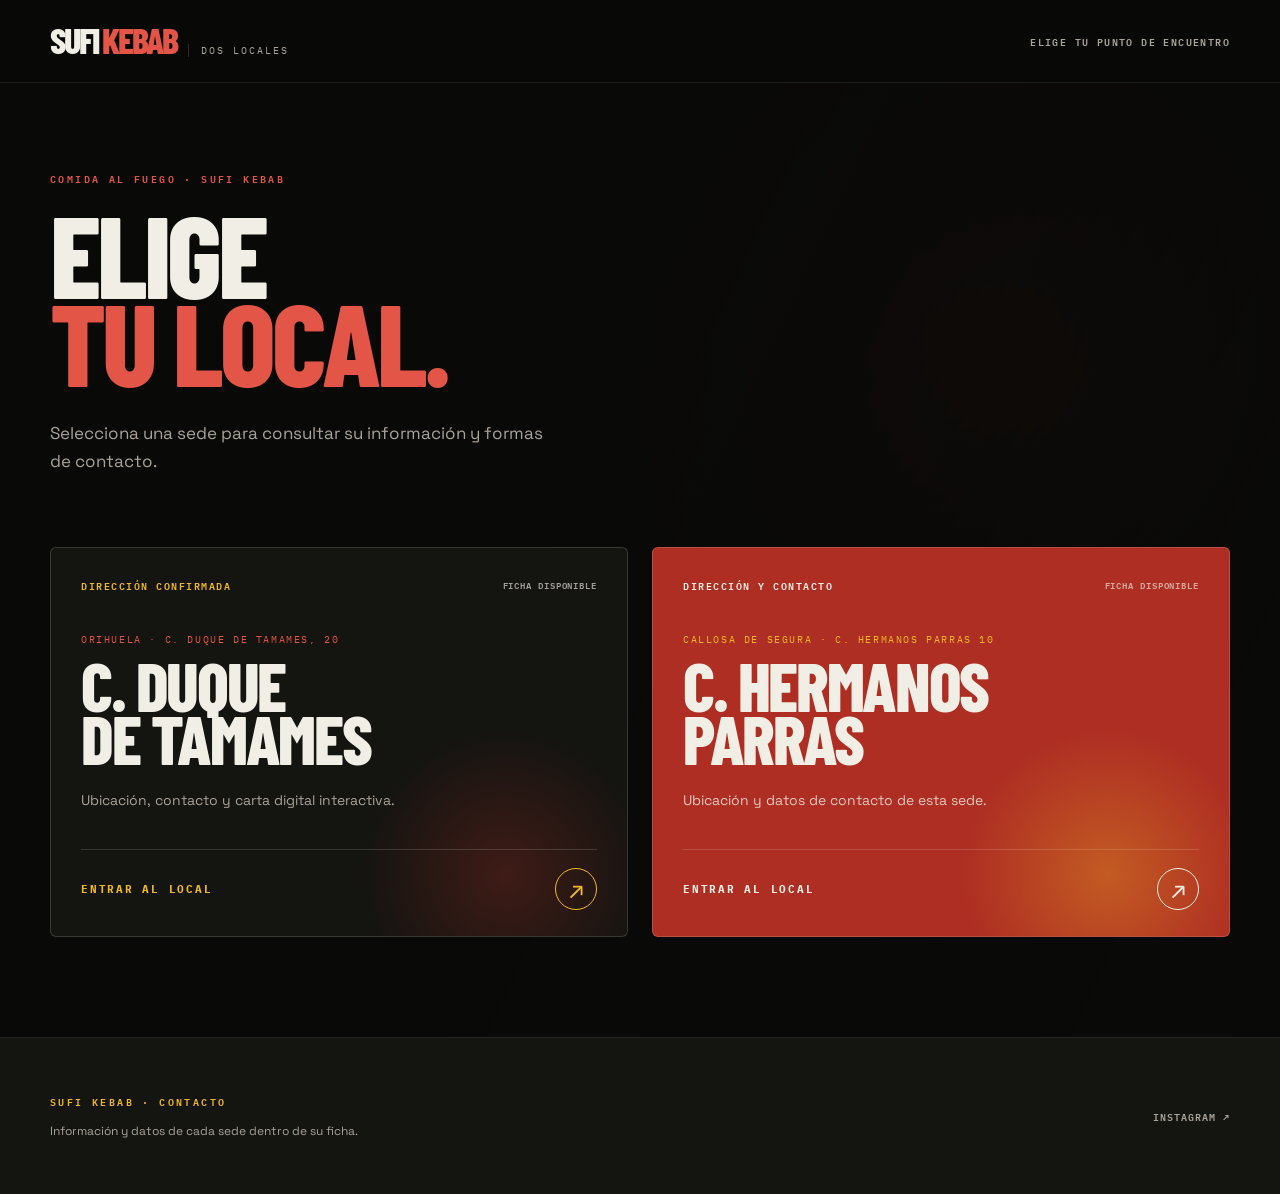
<file: index.html>
<!doctype html>
<html lang="es">
  <head>
    <meta charset="UTF-8" />
    <meta name="viewport" content="width=1280" />
    <meta
      name="description"
      content="SUFI KEBAB: selecciona el local que quieres visitar."
    />
    <title>SUFI KEBAB · Elige tu local</title>
    <link rel="preconnect" href="https://fonts.googleapis.com" />
    <link rel="preconnect" href="https://fonts.gstatic.com" crossorigin />
    <link
      href="https://fonts.googleapis.com/css2?family=Barlow+Condensed:wght@600;700;800&family=IBM+Plex+Mono:wght@400;500;600;700&family=Space+Grotesk:wght@400;500;600;700&display=swap"
      rel="stylesheet"
    />
    <link rel="stylesheet" href="theme.css" />
    <link rel="stylesheet" href="style.css" />
  </head>
  <body>
    <div class="landing-page">
      <header class="site-header">
        <div class="sufi-container site-header__inner">
          <a class="brand" href="index.html" aria-label="SUFI KEBAB, inicio">
            <span class="brand__name">SUFI <span>KEBAB</span></span>
            <span class="brand__tag">dos locales</span>
          </a>
          <span class="site-header__label">Elige tu punto de encuentro</span>
        </div>
      </header>

      <main>
        <section class="location-selector" aria-labelledby="location-title">
          <div class="sufi-container">
            <div class="location-selector__intro">
              <p class="location-selector__kicker mono">Comida al fuego · SUFI KEBAB</p>
              <h1 id="location-title" class="display">Elige<br /><span>tu local.</span></h1>
              <p class="location-selector__lead">
                Selecciona una sede para consultar su información y formas de contacto.
              </p>
            </div>

            <div class="location-grid" aria-label="Locales disponibles">
              <a class="location-card location-card--duque" href="local-duque-tamames.html">
                <span class="location-card__topline">
                  <span class="mono">Dirección confirmada</span>
                  <span class="location-card__status mono">Ficha disponible</span>
                </span>
                <span class="location-card__body">
                  <span class="location-card__eyebrow mono">Orihuela · C. Duque de Tamames, 20</span>
                  <span class="location-card__name display">C. Duque<br />de Tamames</span>
                  <span class="location-card__description">
                    Ubicación, contacto y carta digital interactiva.
                  </span>
                </span>
                <span class="location-card__bottom">
                  <span class="location-card__cta mono">Entrar al local</span>
                  <span class="location-card__arrow" aria-hidden="true">↗</span>
                </span>
              </a>

              <a class="location-card location-card--parras" href="local-hermanos-parras.html">
                <span class="location-card__topline">
                  <span class="mono">Dirección y contacto</span>
                  <span class="location-card__status mono">Ficha disponible</span>
                </span>
                <span class="location-card__body">
                  <span class="location-card__eyebrow mono">Callosa de Segura · C. Hermanos Parras 10</span>
                  <span class="location-card__name display">C. Hermanos<br />Parras</span>
                  <span class="location-card__description">
                    Ubicación y datos de contacto de esta sede.
                  </span>
                </span>
                <span class="location-card__bottom">
                  <span class="location-card__cta mono">Entrar al local</span>
                  <span class="location-card__arrow" aria-hidden="true">↗</span>
                </span>
              </a>
            </div>
          </div>
        </section>
      </main>

      <footer class="site-footer">
        <div class="sufi-container site-footer__inner">
          <div>
            <p class="footer-kicker mono">SUFI KEBAB · contacto</p>
            <p class="footer-copy">Información y datos de cada sede dentro de su ficha.</p>
          </div>
          <nav class="footer-links" aria-label="Redes sociales">
            <a href="https://www.instagram.com/pak_orihuela_kebab/" target="_blank" rel="noreferrer">Instagram ↗</a>
          </nav>
        </div>
      </footer>
    </div>
  </body>
</html>
</file>
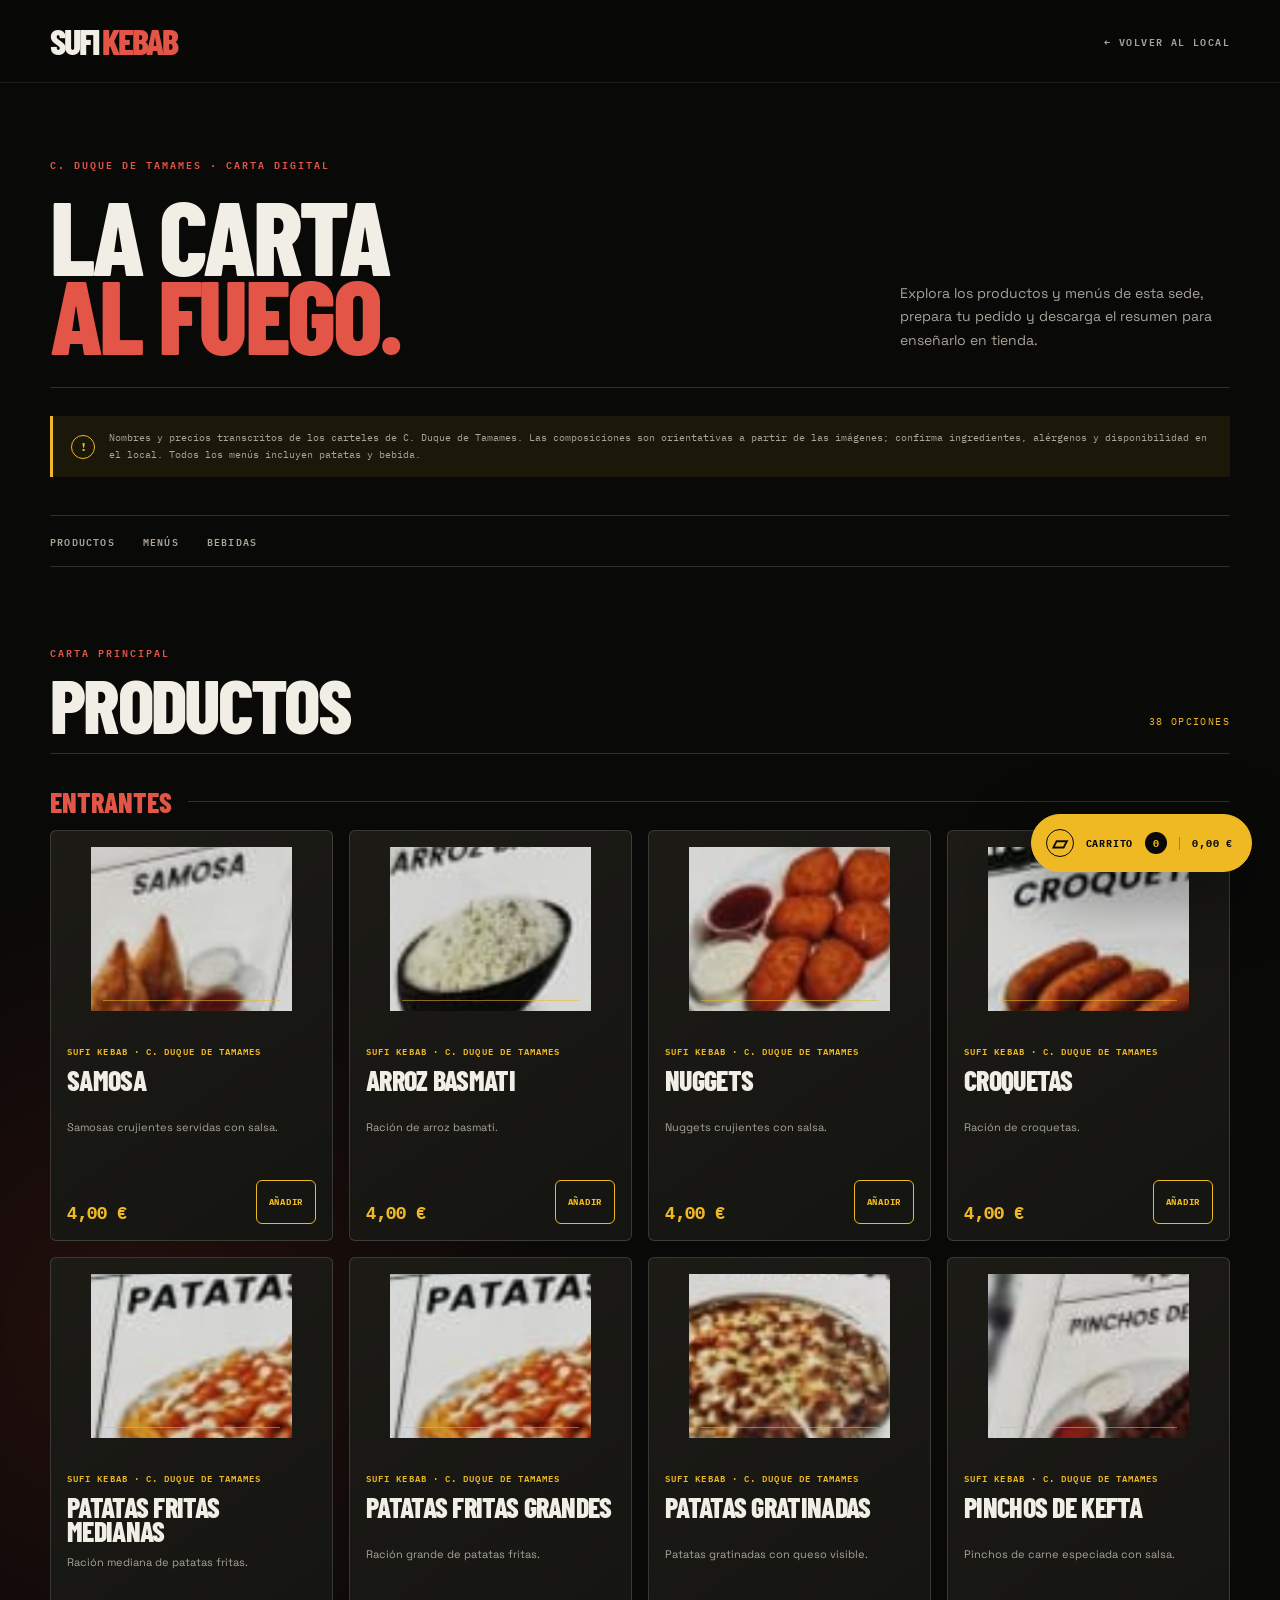
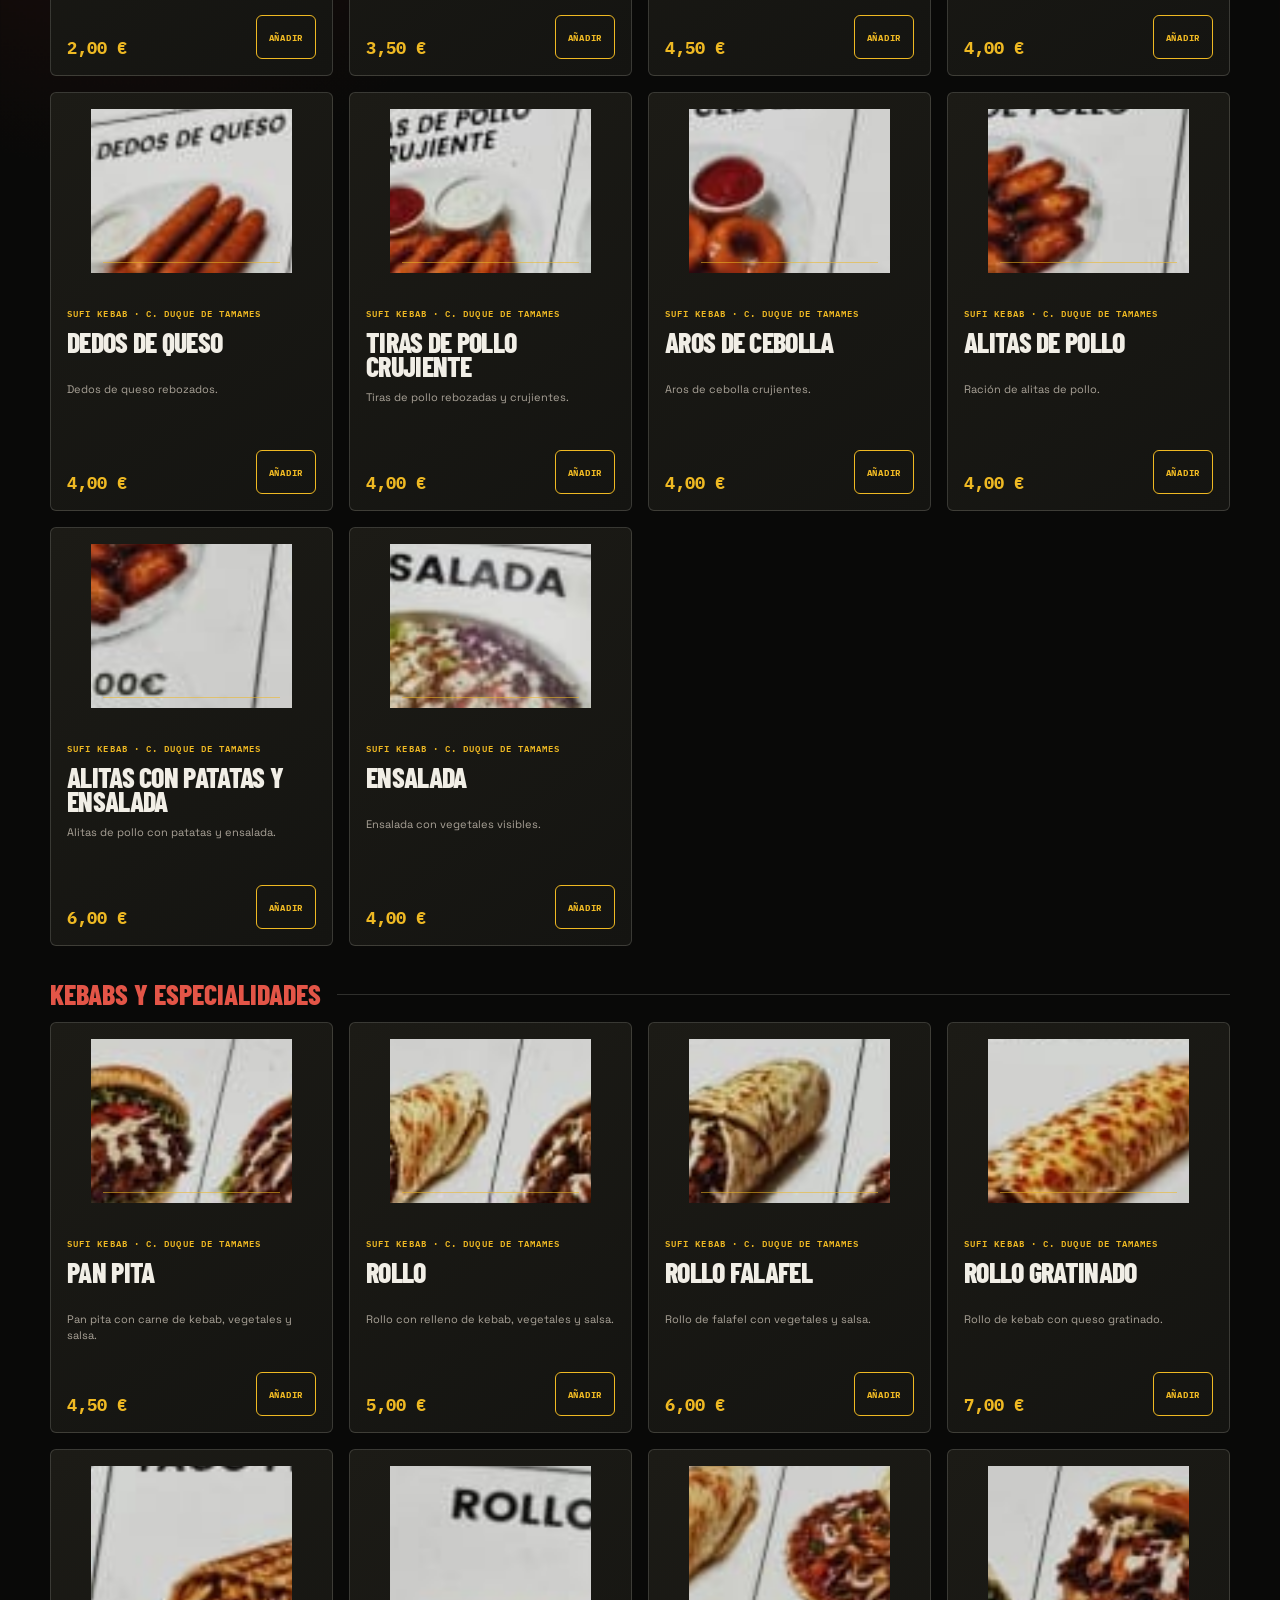
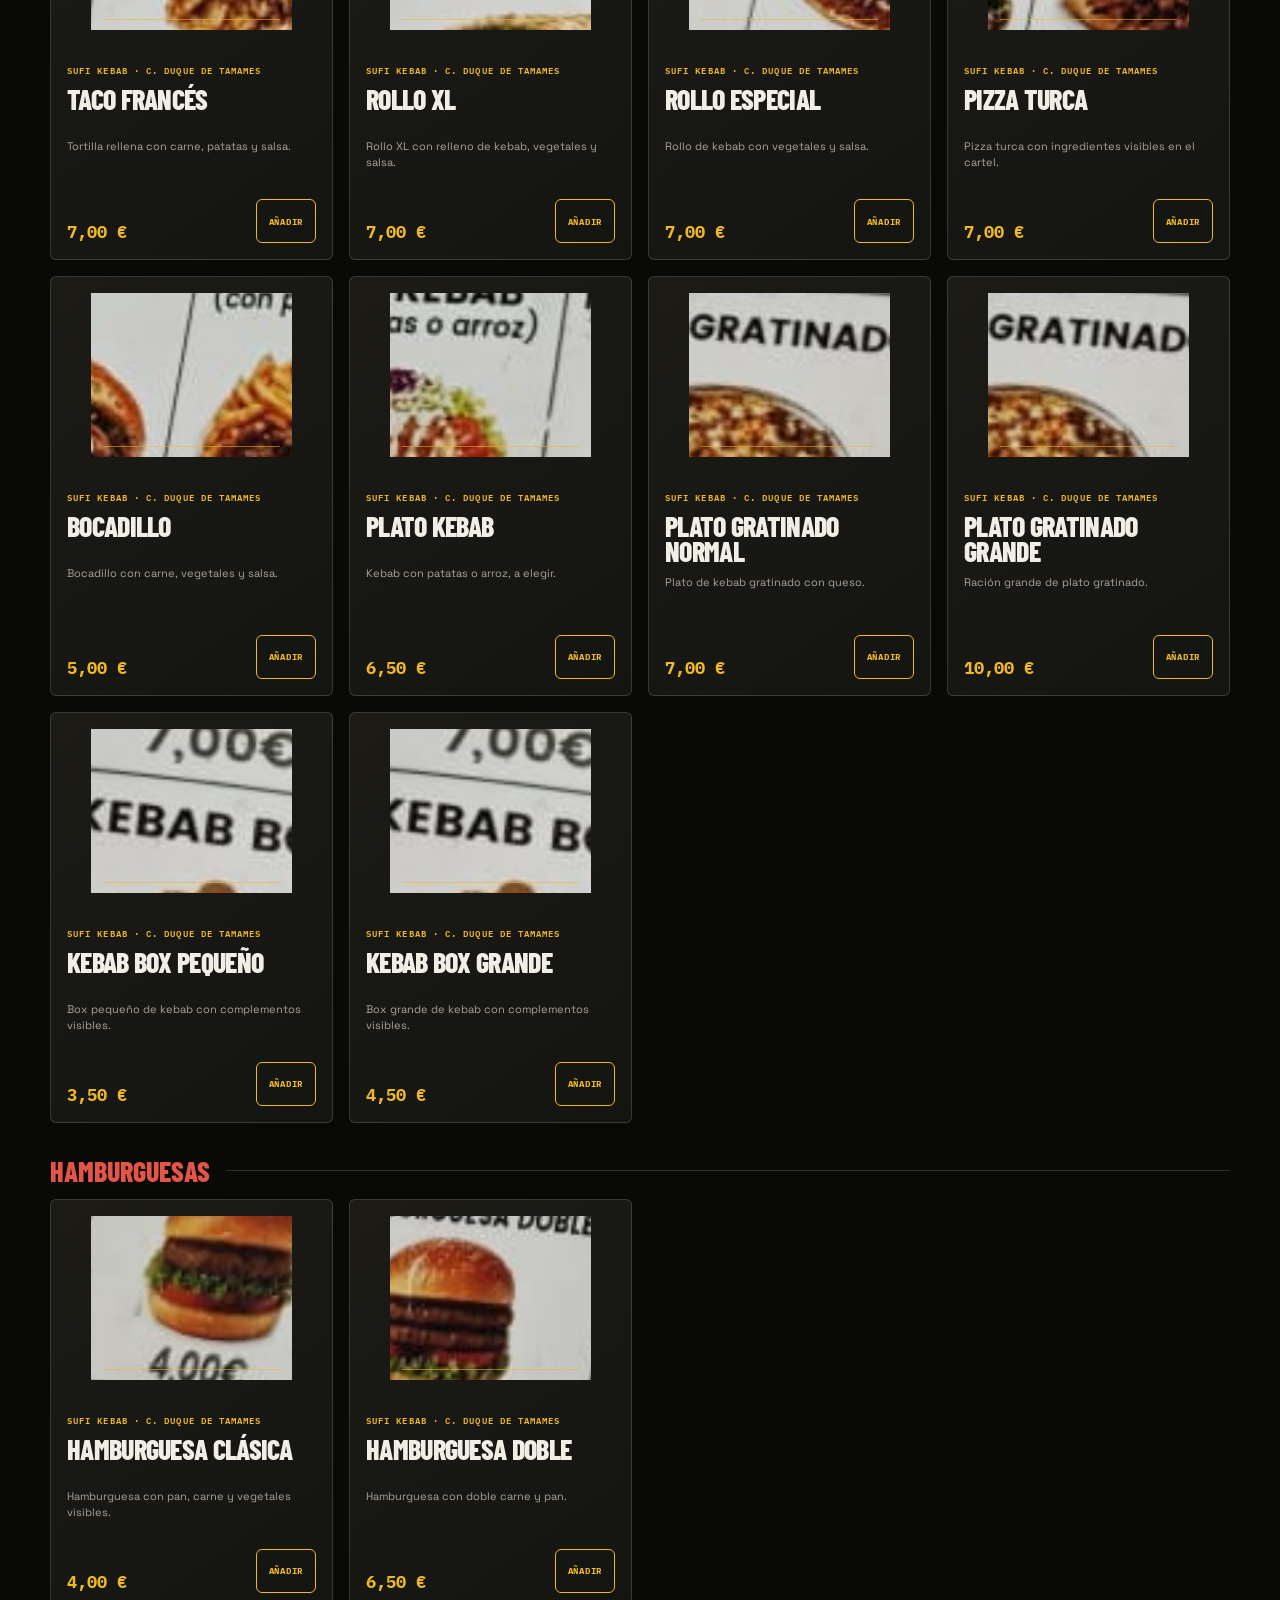
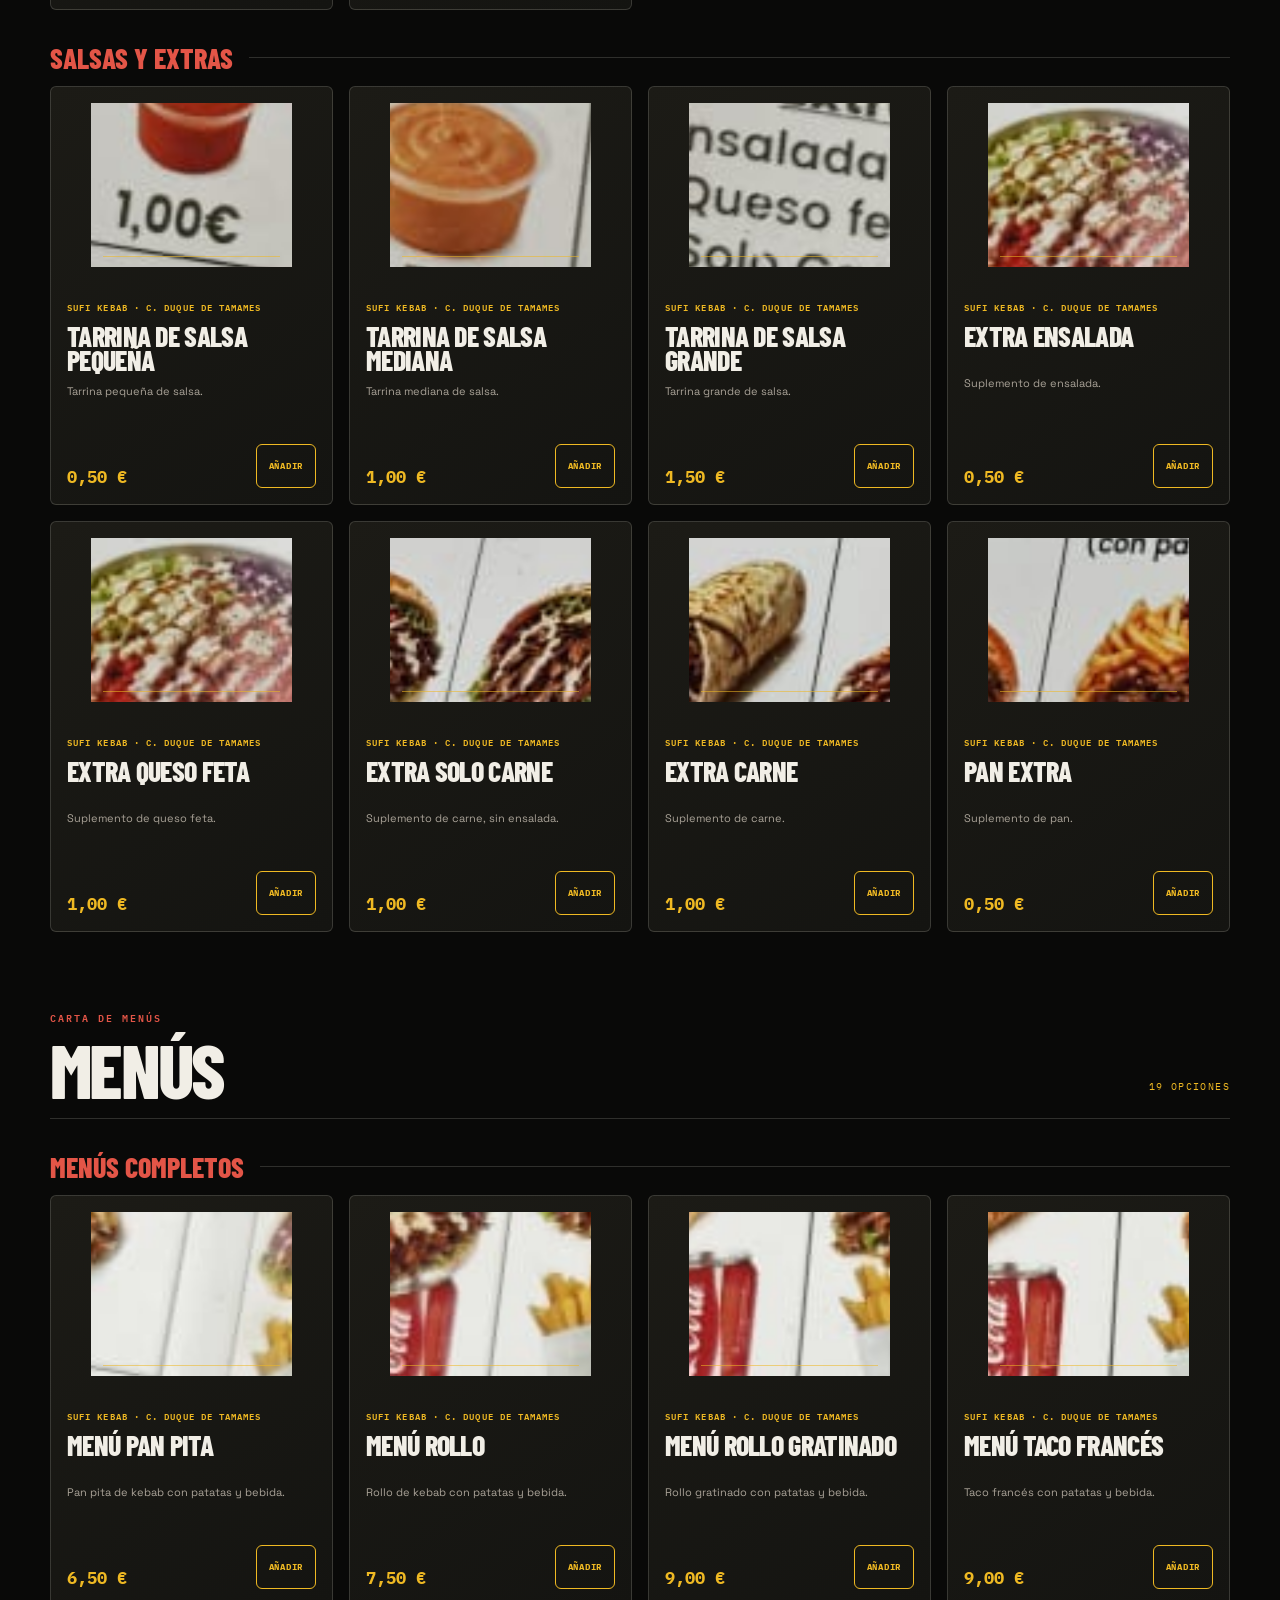
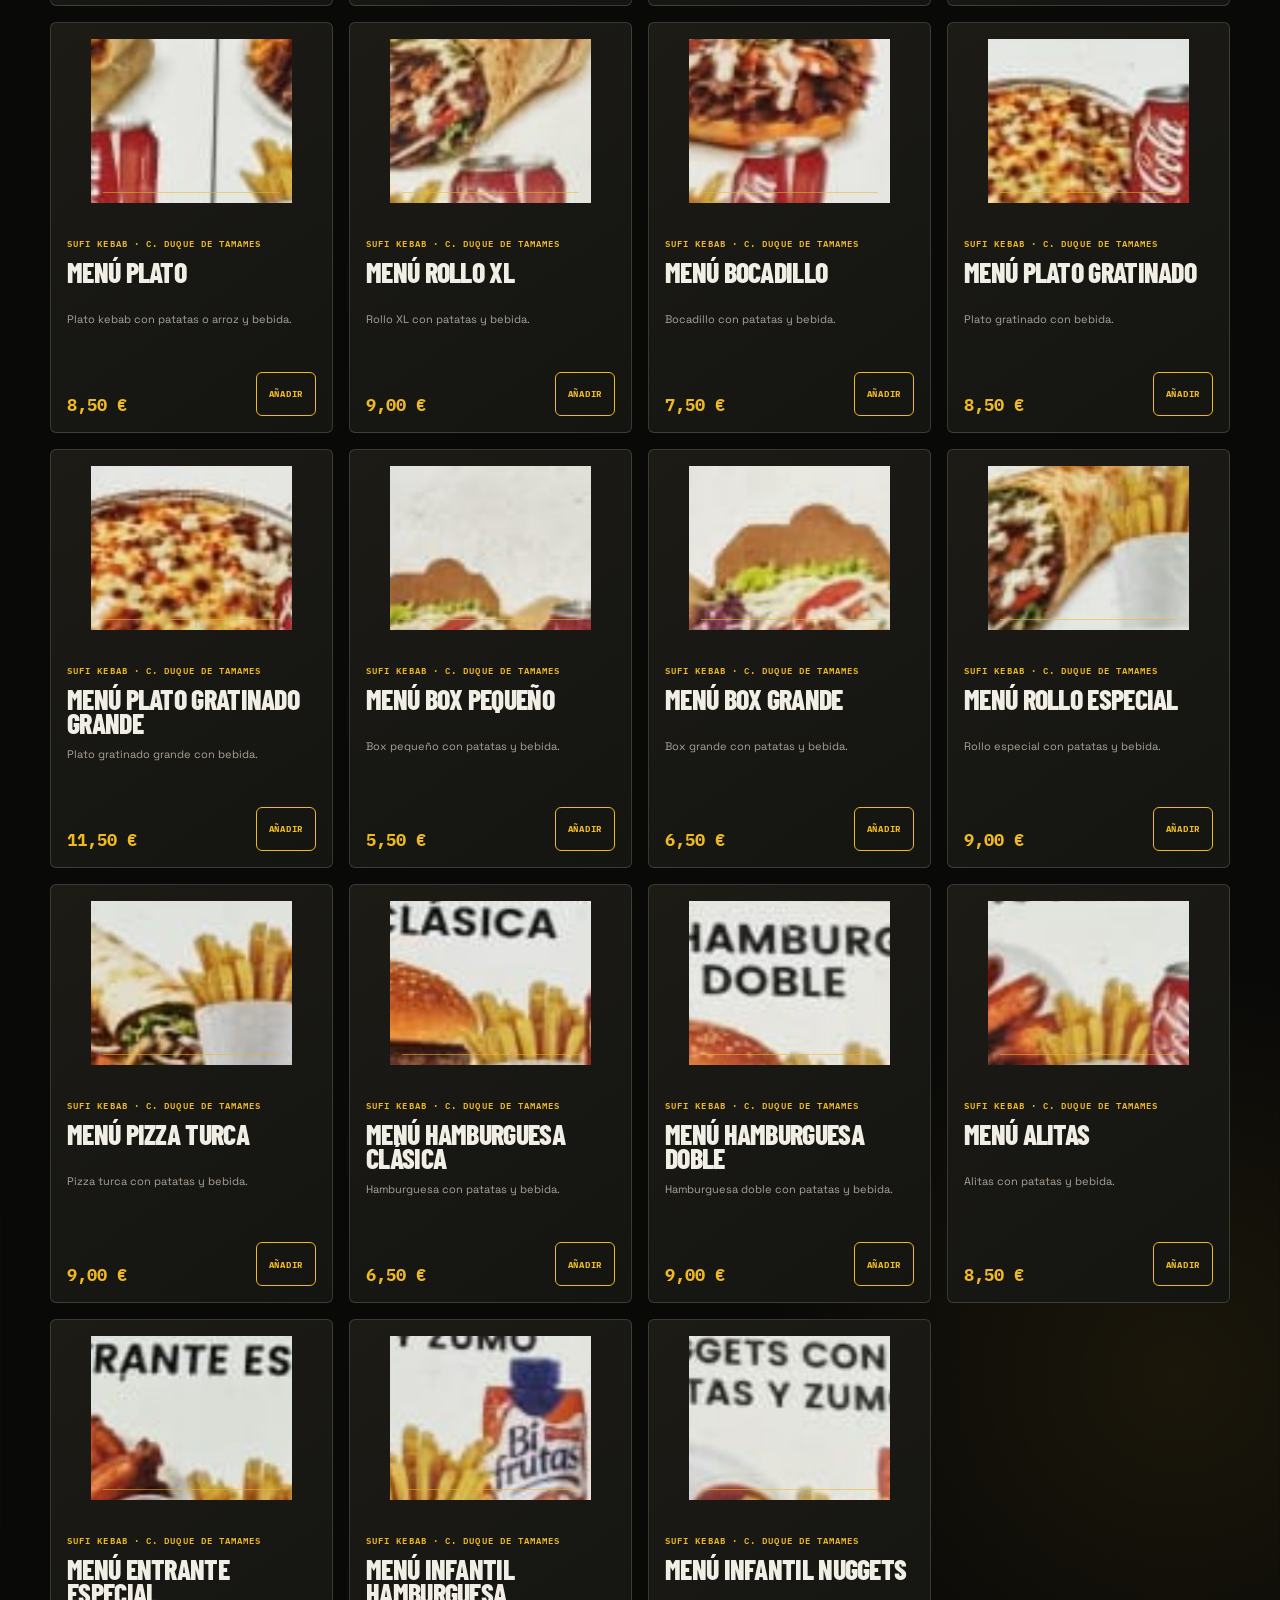
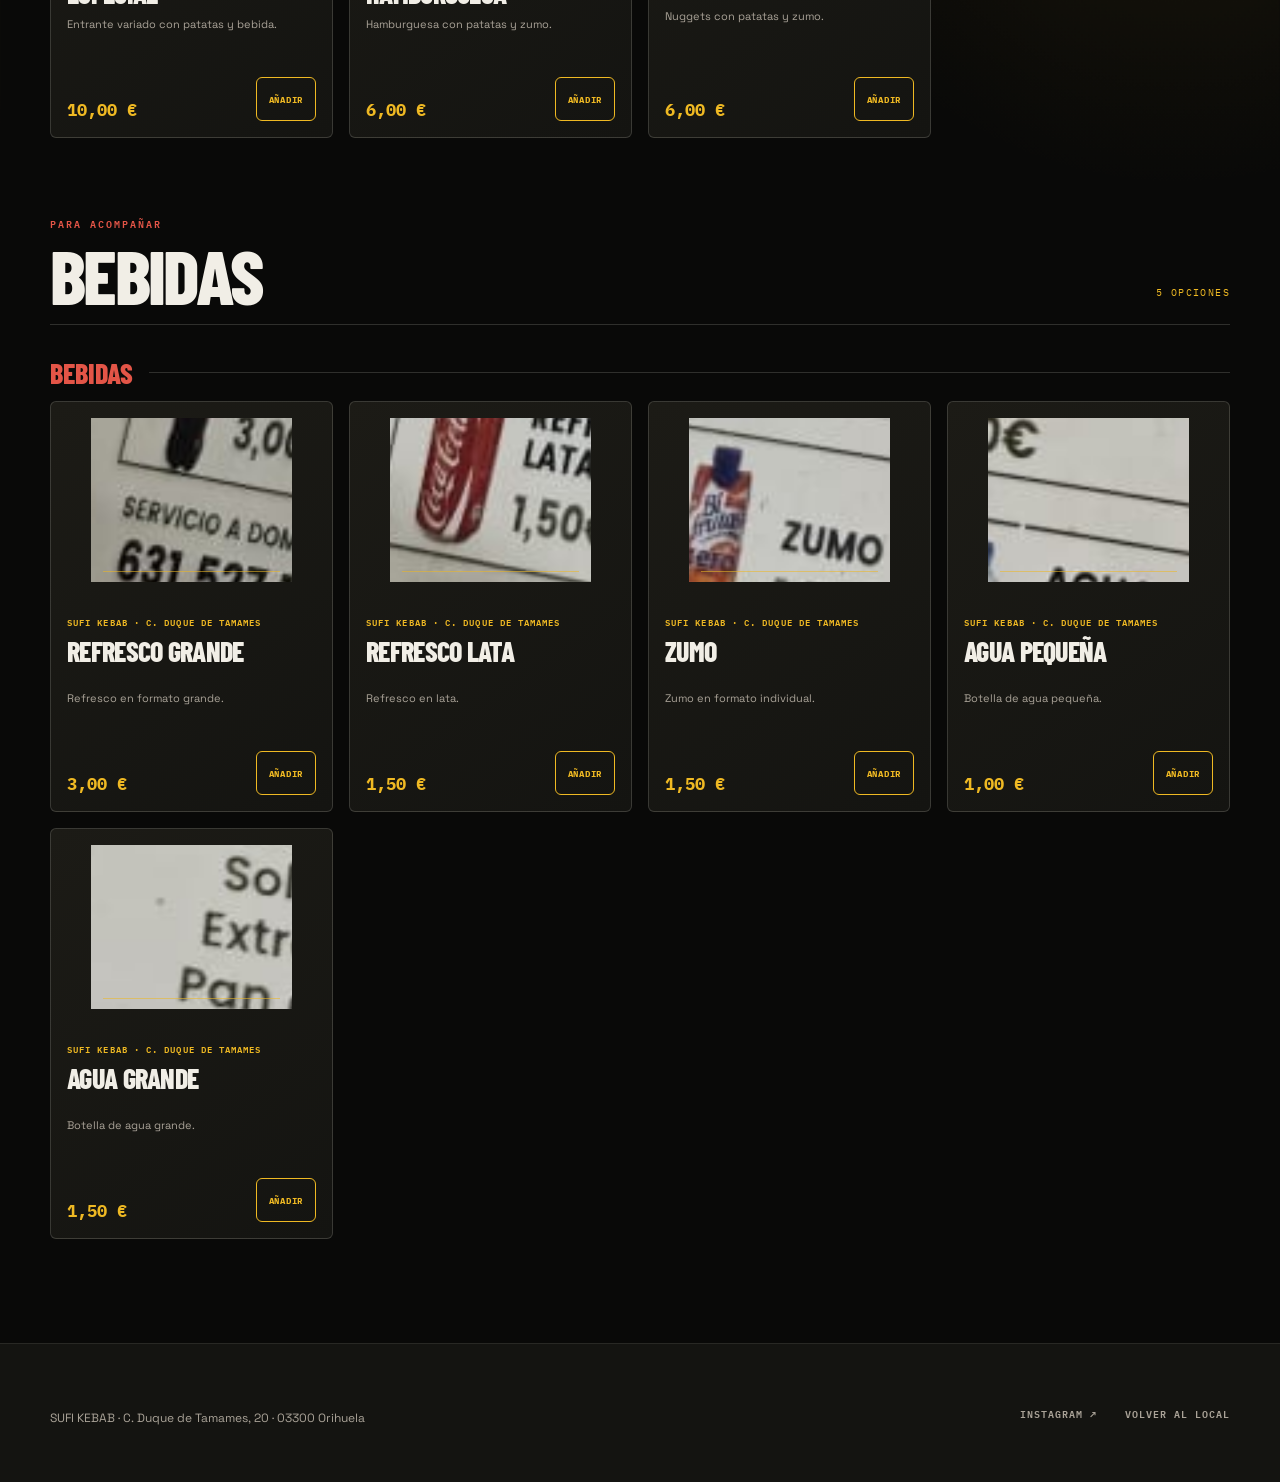
<file: carta-duque-tamames.html>
<!doctype html>
<html lang="es">
  <head>
    <meta charset="UTF-8" />
    <meta name="viewport" content="width=1280" />
    <meta
      name="description"
      content="Carta digital de SUFI KEBAB en C. Duque de Tamames: productos, menús y pedido descargable."
    />
    <title>SUFI KEBAB · Carta C. Duque de Tamames</title>
    <link rel="preconnect" href="https://fonts.googleapis.com" />
    <link rel="preconnect" href="https://fonts.gstatic.com" crossorigin />
    <link
      href="https://fonts.googleapis.com/css2?family=Barlow+Condensed:wght@600;700;800&family=IBM+Plex+Mono:wght@400;500;600;700&family=Space+Grotesk:wght@400;500;600;700&display=swap"
      rel="stylesheet"
    />
    <link rel="stylesheet" href="theme.css" />
    <link rel="stylesheet" href="carta.css" />
  </head>
  <body class="carta-page">
    <header class="carta-header">
      <div class="sufi-container carta-header__inner">
        <a class="brand" href="index.html" aria-label="Volver a elegir local">
          <span class="brand__name">SUFI <span>KEBAB</span></span>
        </a>
        <a class="carta-header__back" href="local-duque-tamames.html">← Volver al local</a>
      </div>
    </header>

    <main class="carta-main">
      <div class="sufi-container">
        <section class="carta-intro" aria-labelledby="carta-title">
          <div>
            <p class="carta-intro__kicker">C. Duque de Tamames · carta digital</p>
            <h1 id="carta-title" class="display">La carta<br /><span>al fuego.</span></h1>
          </div>
          <p class="carta-intro__copy">
            Explora los productos y menús de esta sede, prepara tu pedido y descarga el resumen para enseñarlo en tienda.
          </p>
        </section>

        <div class="carta-notice" role="note">
          <span class="carta-notice__mark" aria-hidden="true">!</span>
          <p>
            Nombres y precios transcritos de los carteles de C. Duque de Tamames. Las composiciones son orientativas a partir de las imágenes; confirma ingredientes, alérgenos y disponibilidad en el local. Todos los menús incluyen patatas y bebida.
          </p>
        </div>

        <nav class="category-nav" aria-label="Categorías de la carta">
          <a href="#productos">Productos</a>
          <a href="#menus">Menús</a>
          <a href="#bebidas">Bebidas</a>
        </nav>

        <div class="catalog" data-catalog>
          <section class="catalog-section" id="productos" data-catalog-section="productos" aria-labelledby="productos-title">
            <div class="catalog-section__heading">
              <div>
                <p class="catalog-section__kicker">Carta principal</p>
                <h2 id="productos-title" class="display">Productos</h2>
              </div>
              <span class="catalog-section__count mono" data-section-count="productos"></span>
            </div>
            <div class="catalog-section__content" data-catalog-content="productos"></div>
          </section>

          <section class="catalog-section" id="menus" data-catalog-section="menus" aria-labelledby="menus-title">
            <div class="catalog-section__heading">
              <div>
                <p class="catalog-section__kicker">Carta de menús</p>
                <h2 id="menus-title" class="display">Menús</h2>
              </div>
              <span class="catalog-section__count mono" data-section-count="menus"></span>
            </div>
            <div class="catalog-section__content" data-catalog-content="menus"></div>
          </section>

          <section class="catalog-section" id="bebidas" data-catalog-section="bebidas" aria-labelledby="bebidas-title">
            <div class="catalog-section__heading">
              <div>
                <p class="catalog-section__kicker">Para acompañar</p>
                <h2 id="bebidas-title" class="display">Bebidas</h2>
              </div>
              <span class="catalog-section__count mono" data-section-count="bebidas"></span>
            </div>
            <div class="catalog-section__content" data-catalog-content="bebidas"></div>
          </section>
        </div>

        <noscript>
          <p class="noscript-note">Activa JavaScript para ver los productos, añadirlos al carrito y preparar el pedido descargable.</p>
        </noscript>
      </div>
    </main>

    <button class="cart-fab" id="cart-fab" type="button" aria-controls="cart-panel" aria-expanded="false">
      <span class="cart-fab__icon" aria-hidden="true">▱</span>
      <span class="cart-fab__label">Carrito</span>
      <span class="cart-fab__count" id="cart-count" aria-label="0 productos">0</span>
      <span class="cart-fab__total" id="cart-fab-total">0,00&nbsp;€</span>
    </button>

    <aside class="cart-panel" id="cart-panel" aria-labelledby="cart-title" aria-hidden="true">
      <div class="cart-panel__header">
        <div>
          <p class="cart-panel__kicker">Pedido en preparación</p>
          <h2 id="cart-title" class="display">Tu carrito.</h2>
        </div>
        <button class="cart-panel__close" id="cart-close" type="button" aria-label="Cerrar carrito">×</button>
      </div>

      <div class="cart-items" id="cart-items">
        <p class="cart-empty" id="cart-empty">Tu carrito está vacío.<br /><span>Añade productos para preparar el pedido.</span></p>
      </div>

      <div class="cart-panel__footer">
        <div class="cart-summary">
          <span>Total del pedido</span>
          <strong id="cart-total">0,00&nbsp;€</strong>
        </div>
        <button class="cart-print" id="cart-print" type="button" disabled>Descargar pedido PDF</button>
        <p class="cart-status" id="cart-status" aria-live="polite"></p>
      </div>
    </aside>

    <footer class="carta-footer">
      <div class="sufi-container carta-footer__inner">
        <p class="footer-copy">SUFI KEBAB · C. Duque de Tamames, 20 · 03300 Orihuela</p>
        <nav class="footer-links" aria-label="Enlaces de contacto">
          <a href="https://www.instagram.com/pak_orihuela_kebab/" target="_blank" rel="noreferrer">Instagram ↗</a>
          <a href="local-duque-tamames.html">Volver al local</a>
        </nav>
      </div>
    </footer>

    <script src="vendor/jspdf.umd.min.js" defer></script>
    <script src="carta-duque-tamames.js" defer></script>
  </body>
</html>
</file>
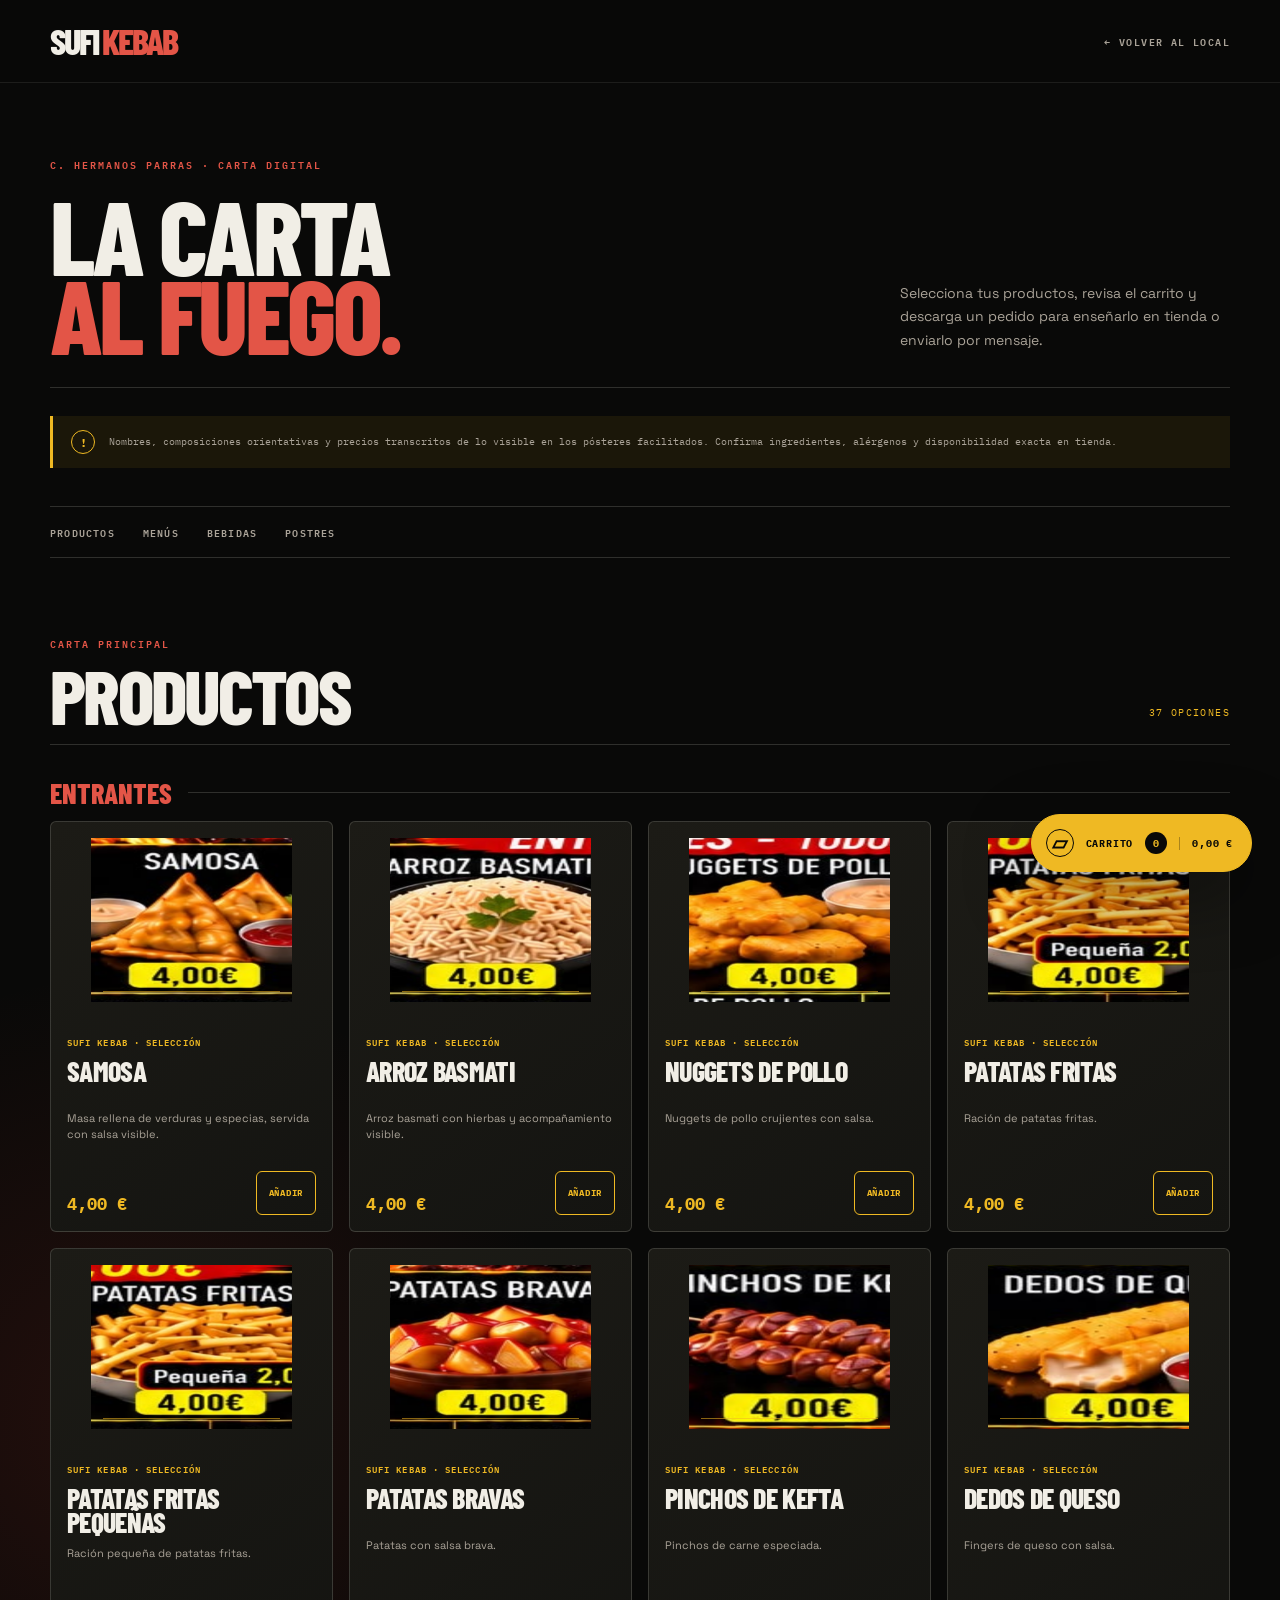
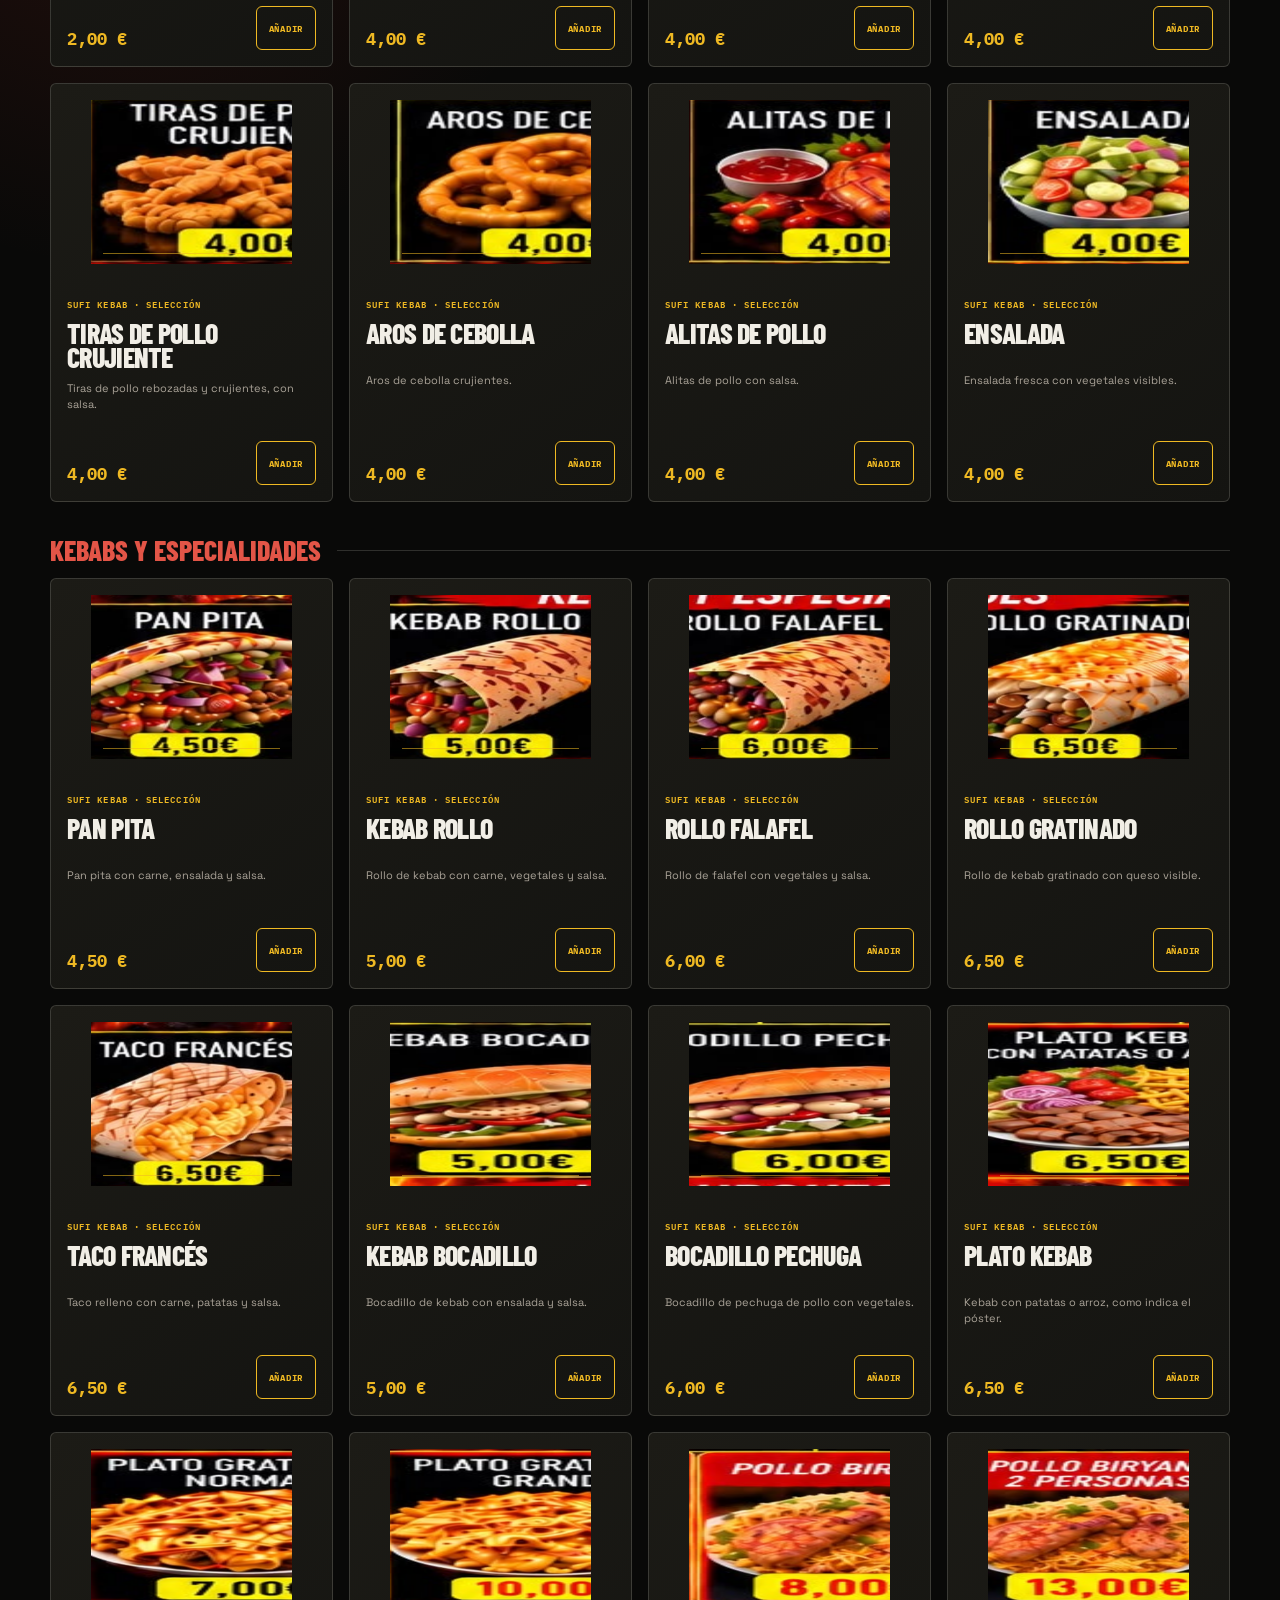
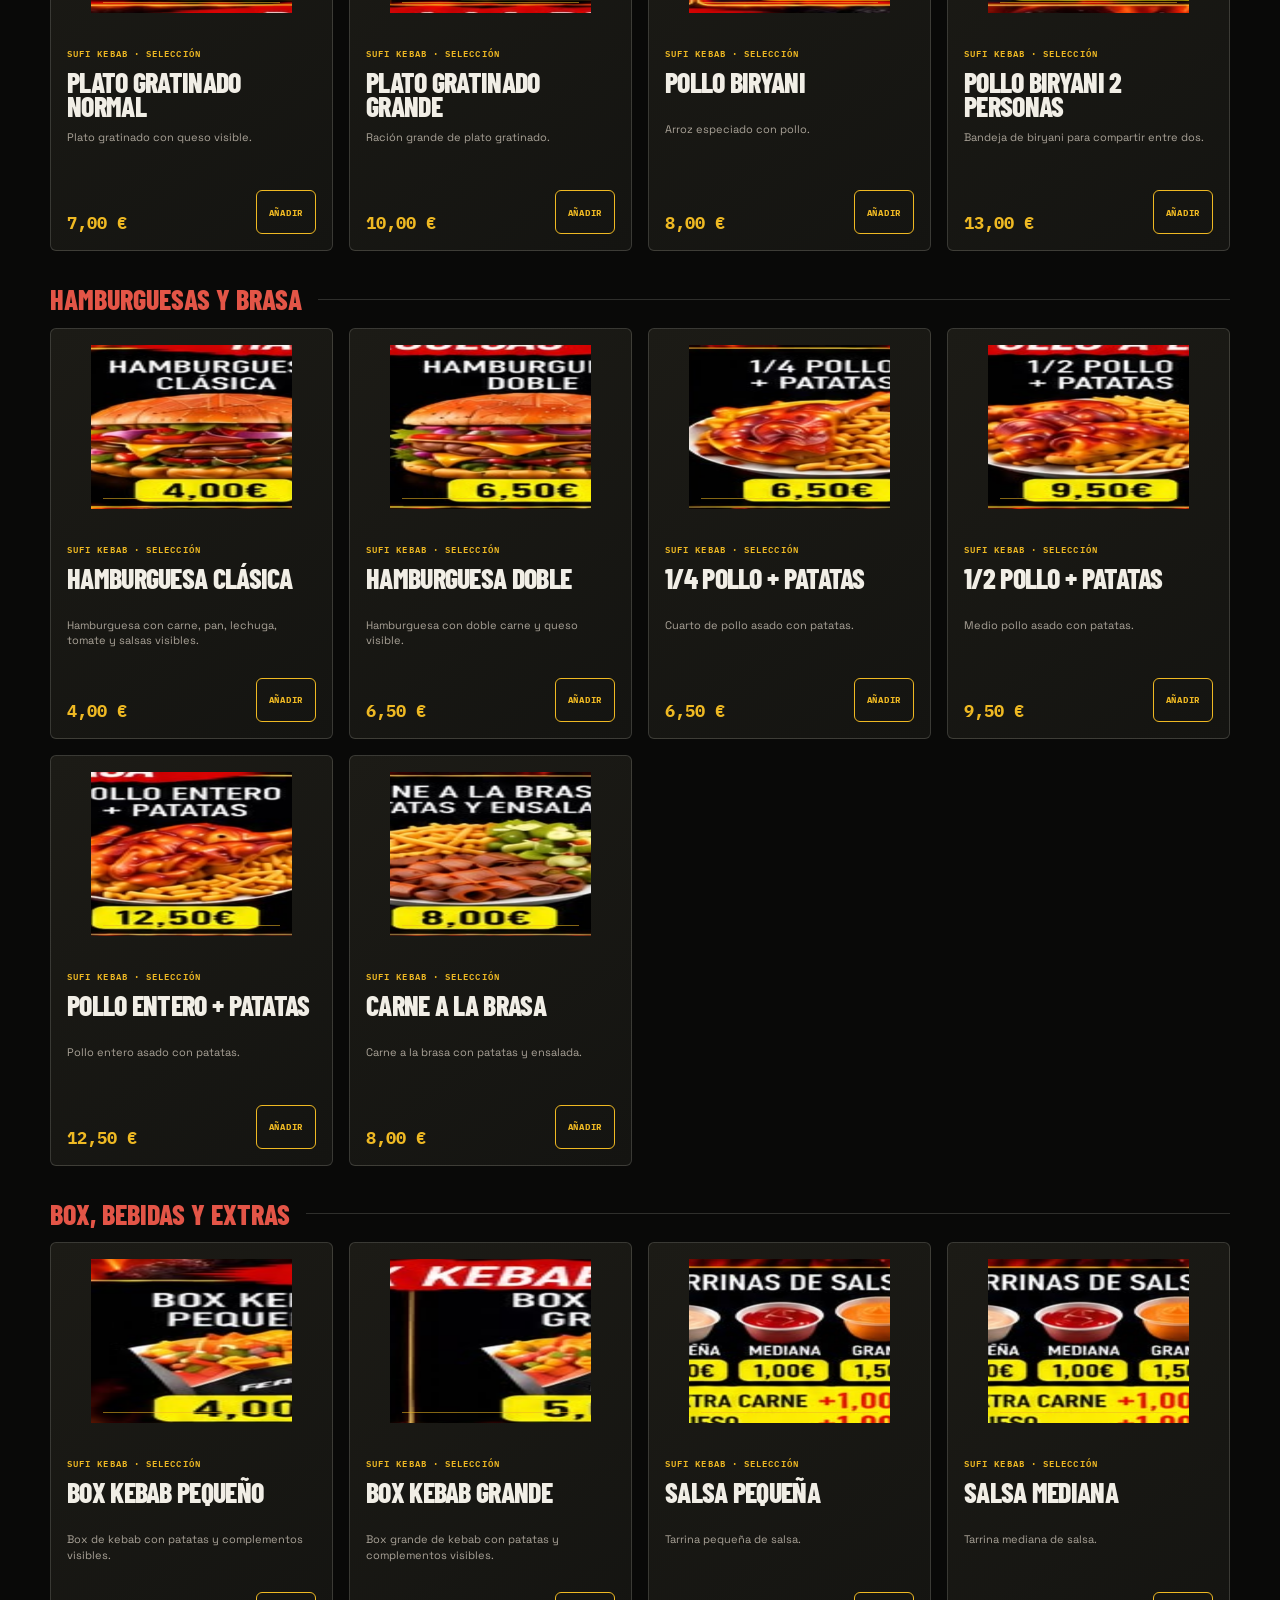
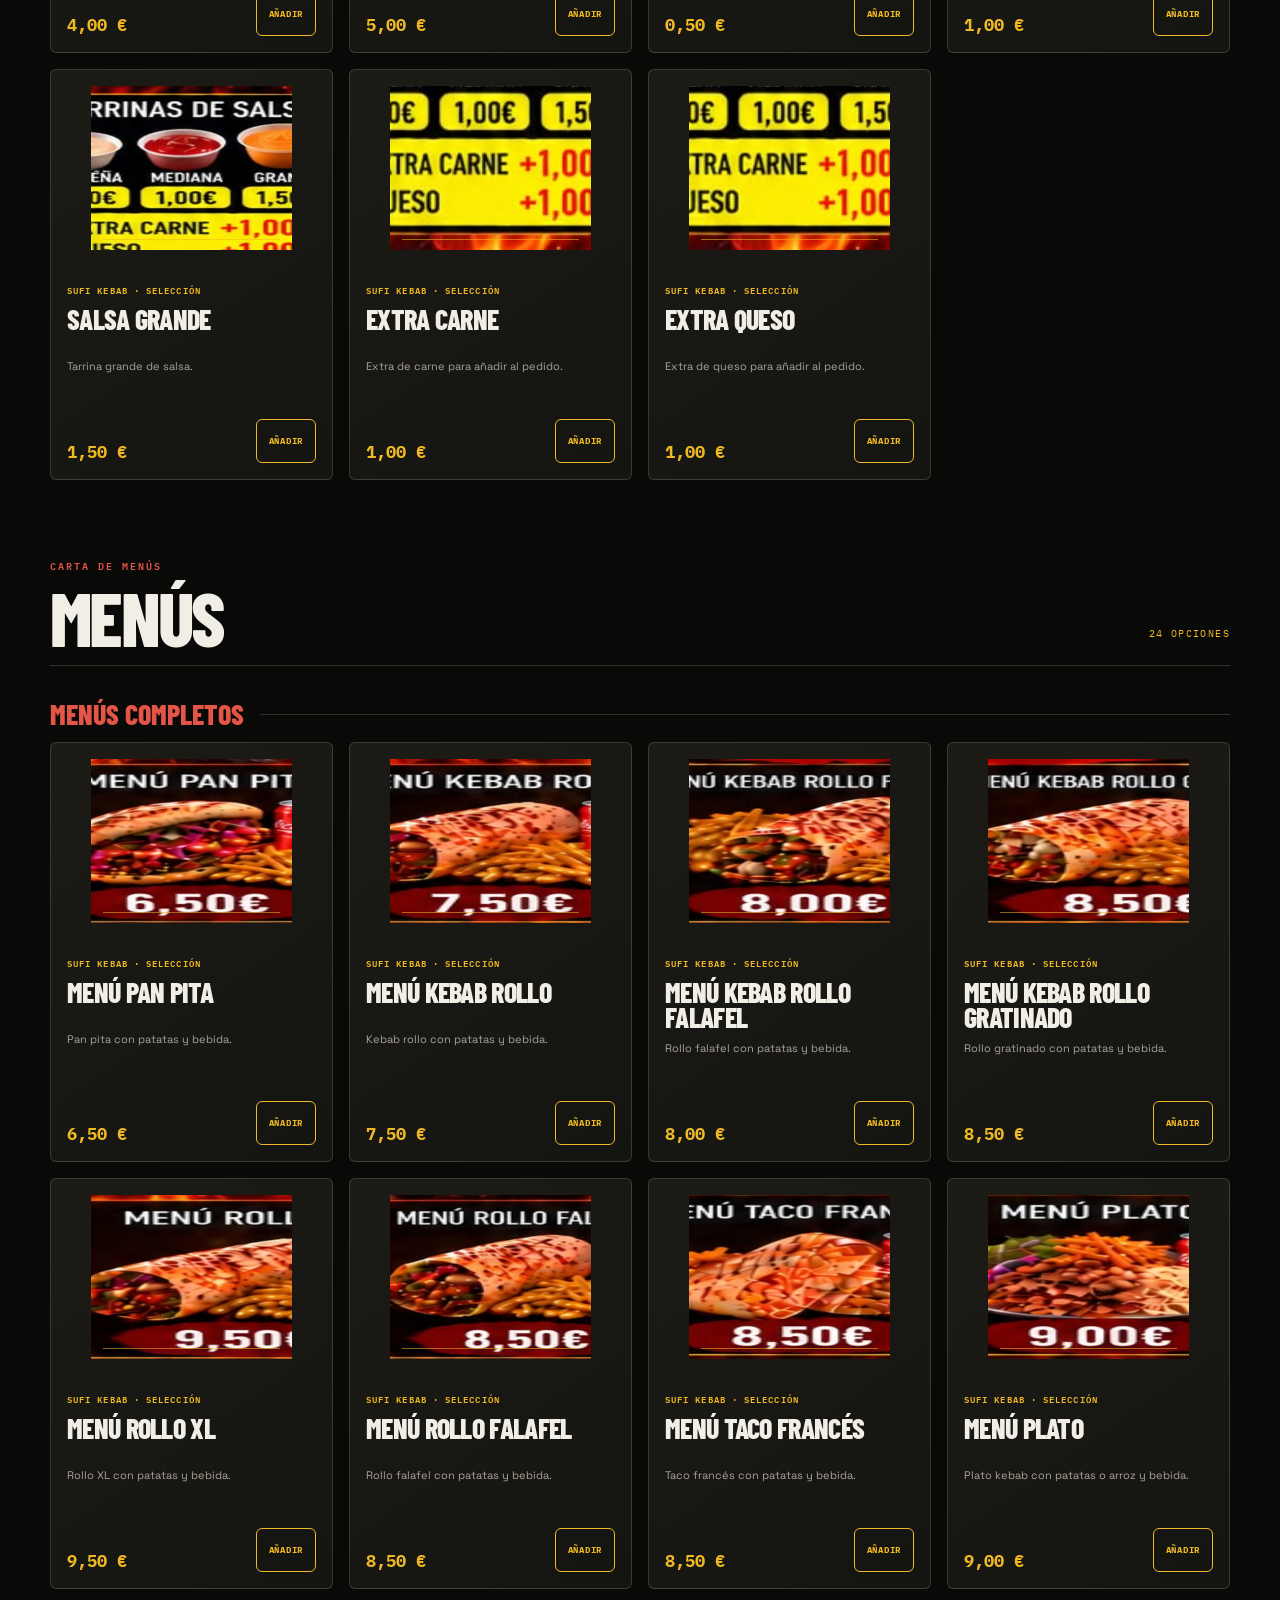
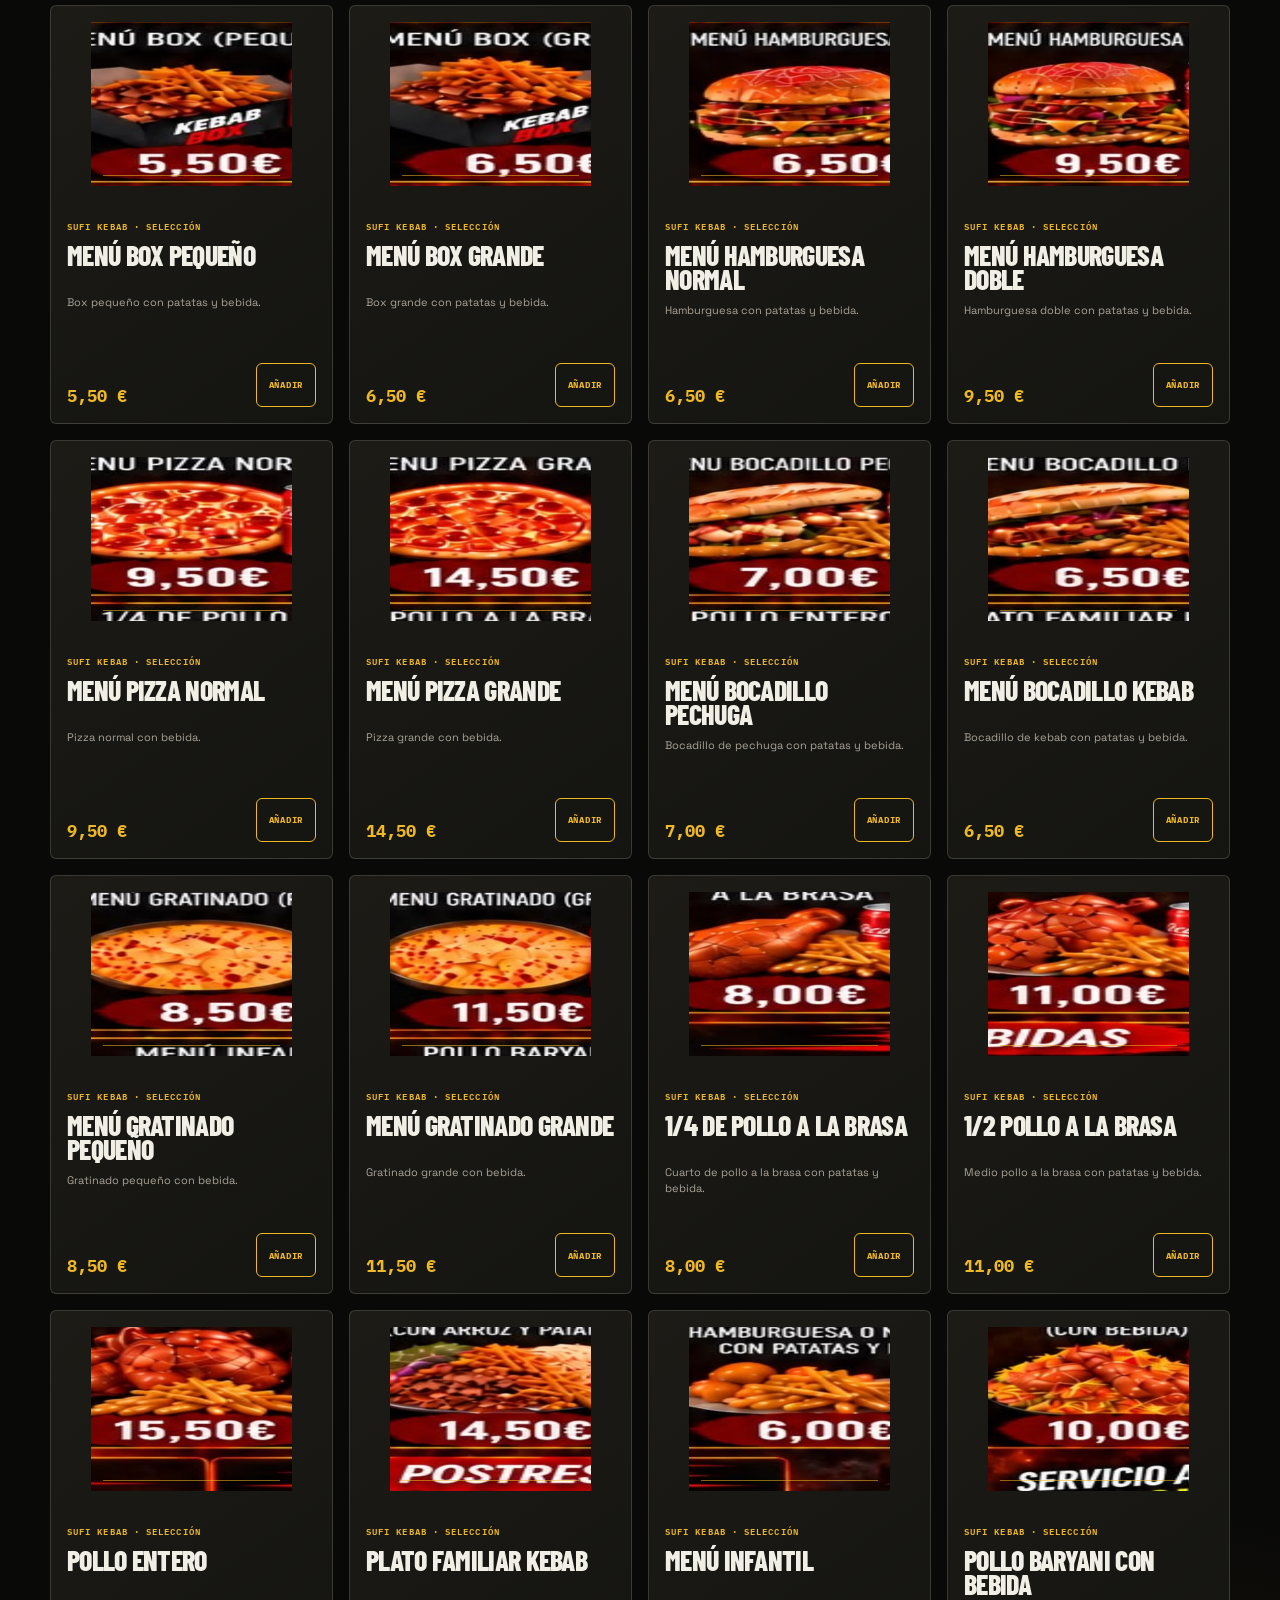
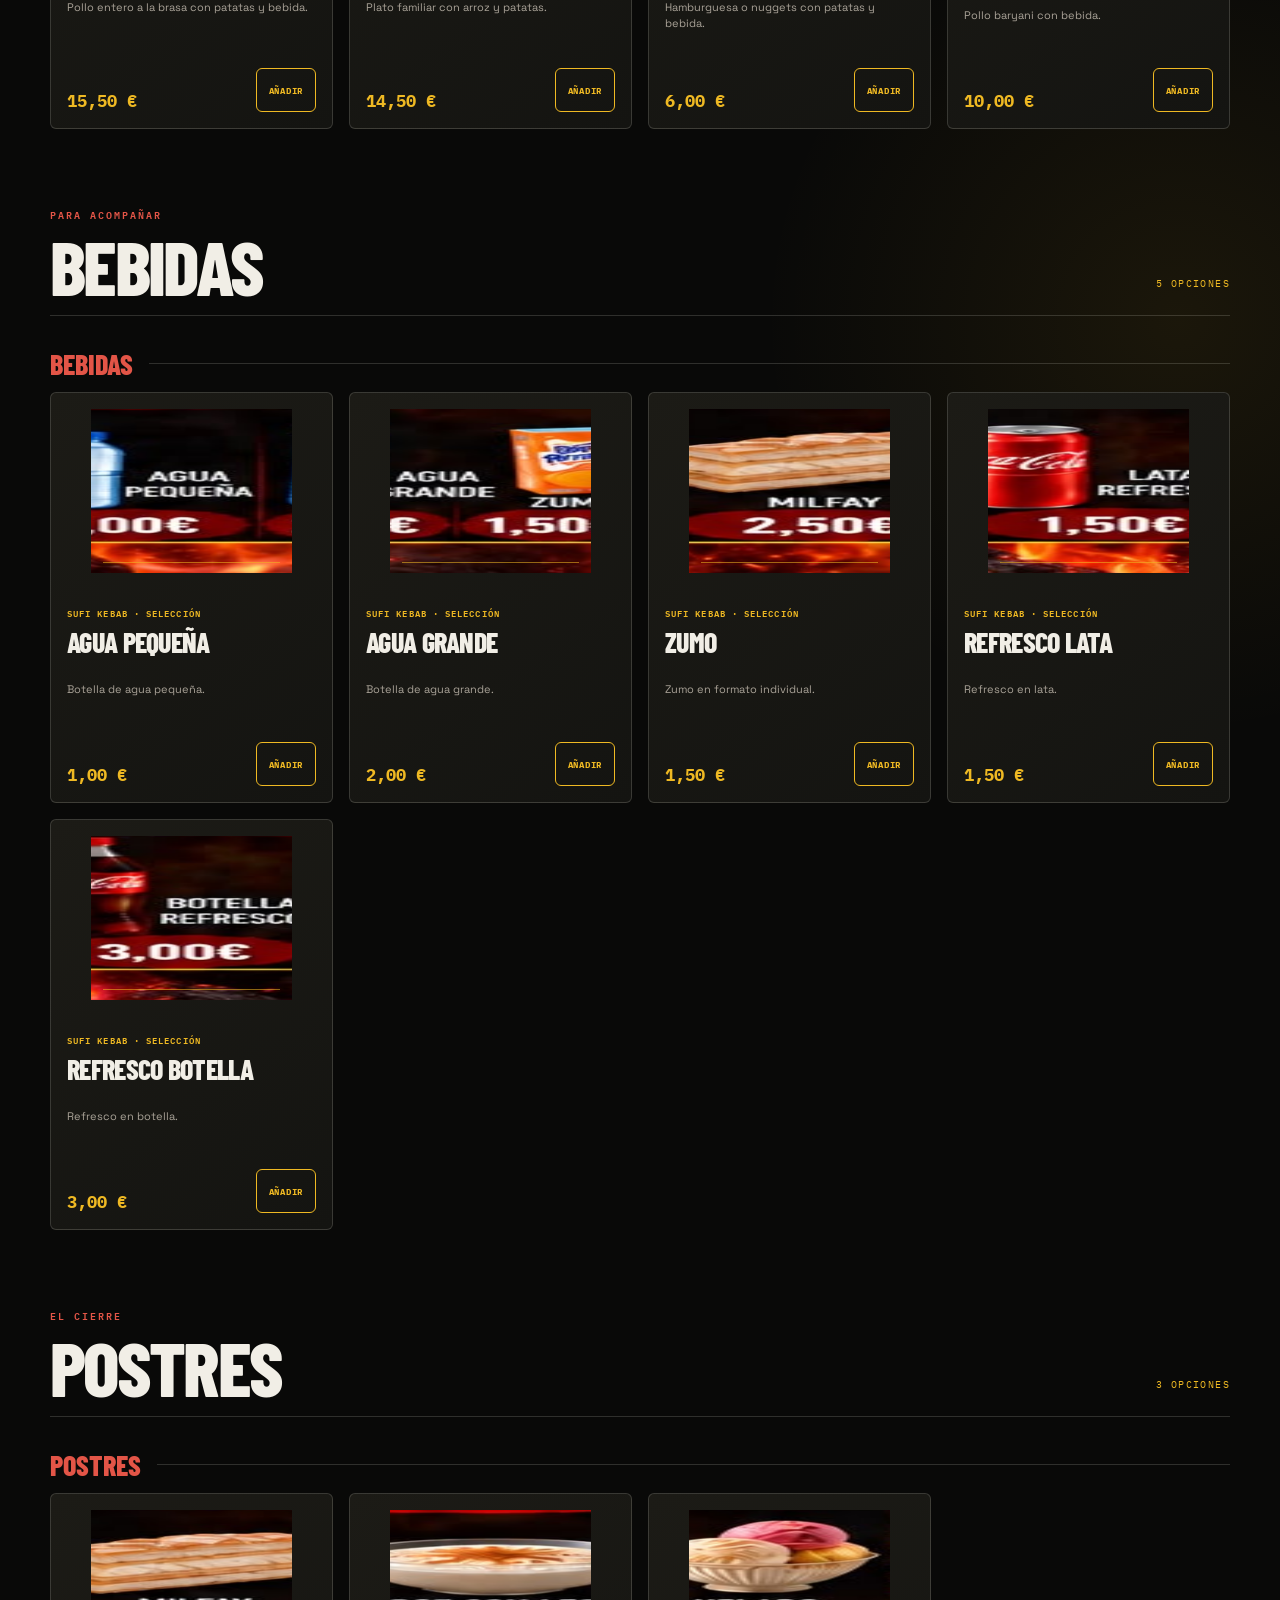
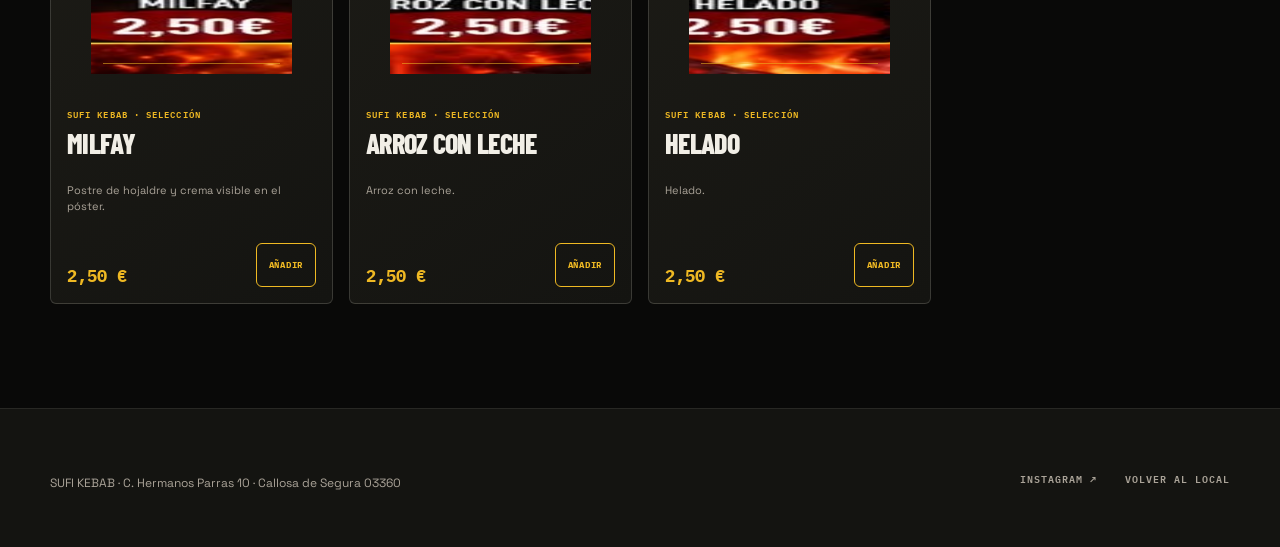
<file: carta-hermanos-parras.html>
<!doctype html>
<html lang="es">
  <head>
    <meta charset="UTF-8" />
    <meta name="viewport" content="width=1280" />
    <meta
      name="description"
      content="Carta digital de SUFI KEBAB C. Hermanos Parras: productos, menús y pedido imprimible."
    />
    <title>SUFI KEBAB · Carta digital C. Hermanos Parras</title>
    <link rel="preconnect" href="https://fonts.googleapis.com" />
    <link rel="preconnect" href="https://fonts.gstatic.com" crossorigin />
    <link
      href="https://fonts.googleapis.com/css2?family=Barlow+Condensed:wght@600;700;800&family=IBM+Plex+Mono:wght@400;500;600;700&family=Space+Grotesk:wght@400;500;600;700&display=swap"
      rel="stylesheet"
    />
    <link rel="stylesheet" href="theme.css" />
    <link rel="stylesheet" href="carta.css" />
  </head>
  <body class="carta-page">
    <header class="carta-header">
      <div class="sufi-container carta-header__inner">
        <a class="brand" href="index.html" aria-label="Volver a elegir local">
          <span class="brand__name">SUFI <span>KEBAB</span></span>
        </a>
        <a class="carta-header__back" href="local-hermanos-parras.html">← Volver al local</a>
      </div>
    </header>

    <main class="carta-main">
      <div class="sufi-container">
        <section class="carta-intro" aria-labelledby="carta-title">
          <div>
            <p class="carta-intro__kicker">C. Hermanos Parras · carta digital</p>
            <h1 id="carta-title" class="display">La carta<br /><span>al fuego.</span></h1>
          </div>
          <p class="carta-intro__copy">
            Selecciona tus productos, revisa el carrito y descarga un pedido para enseñarlo en tienda o enviarlo por mensaje.
          </p>
        </section>

        <div class="carta-notice" role="note">
          <span class="carta-notice__mark" aria-hidden="true">!</span>
          <p>
            Nombres, composiciones orientativas y precios transcritos de lo visible en los pósteres facilitados. Confirma ingredientes, alérgenos y disponibilidad exacta en tienda.
          </p>
        </div>

        <nav class="category-nav" aria-label="Categorías de la carta">
          <a href="#productos">Productos</a>
          <a href="#menus">Menús</a>
          <a href="#bebidas">Bebidas</a>
          <a href="#postres">Postres</a>
        </nav>

        <div class="catalog" data-catalog>
          <section class="catalog-section" id="productos" data-catalog-section="productos" aria-labelledby="productos-title">
            <div class="catalog-section__heading">
              <div>
                <p class="catalog-section__kicker">Carta principal</p>
                <h2 id="productos-title" class="display">Productos</h2>
              </div>
              <span class="catalog-section__count mono" data-section-count="productos"></span>
            </div>
            <div class="catalog-section__content" data-catalog-content="productos"></div>
          </section>

          <section class="catalog-section" id="menus" data-catalog-section="menus" aria-labelledby="menus-title">
            <div class="catalog-section__heading">
              <div>
                <p class="catalog-section__kicker">Carta de menús</p>
                <h2 id="menus-title" class="display">Menús</h2>
              </div>
              <span class="catalog-section__count mono" data-section-count="menus"></span>
            </div>
            <div class="catalog-section__content" data-catalog-content="menus"></div>
          </section>

          <section class="catalog-section" id="bebidas" data-catalog-section="bebidas" aria-labelledby="bebidas-title">
            <div class="catalog-section__heading">
              <div>
                <p class="catalog-section__kicker">Para acompañar</p>
                <h2 id="bebidas-title" class="display">Bebidas</h2>
              </div>
              <span class="catalog-section__count mono" data-section-count="bebidas"></span>
            </div>
            <div class="catalog-section__content" data-catalog-content="bebidas"></div>
          </section>

          <section class="catalog-section" id="postres" data-catalog-section="postres" aria-labelledby="postres-title">
            <div class="catalog-section__heading">
              <div>
                <p class="catalog-section__kicker">El cierre</p>
                <h2 id="postres-title" class="display">Postres</h2>
              </div>
              <span class="catalog-section__count mono" data-section-count="postres"></span>
            </div>
            <div class="catalog-section__content" data-catalog-content="postres"></div>
          </section>
        </div>

        <noscript>
          <p class="noscript-note">Activa JavaScript para ver los productos, añadirlos al carrito y preparar el pedido imprimible.</p>
        </noscript>
      </div>
    </main>

    <button class="cart-fab" id="cart-fab" type="button" aria-controls="cart-panel" aria-expanded="false">
      <span class="cart-fab__icon" aria-hidden="true">▱</span>
      <span class="cart-fab__label">Carrito</span>
      <span class="cart-fab__count" id="cart-count" aria-label="0 productos">0</span>
      <span class="cart-fab__total" id="cart-fab-total">0,00&nbsp;€</span>
    </button>

    <aside class="cart-panel" id="cart-panel" aria-labelledby="cart-title" aria-hidden="true">
      <div class="cart-panel__header">
        <div>
          <p class="cart-panel__kicker">Pedido en preparación</p>
          <h2 id="cart-title" class="display">Tu carrito.</h2>
        </div>
        <button class="cart-panel__close" id="cart-close" type="button" aria-label="Cerrar carrito">×</button>
      </div>

      <div class="cart-items" id="cart-items">
        <p class="cart-empty" id="cart-empty">Tu carrito está vacío.<br /><span>Añade productos para preparar el pedido.</span></p>
      </div>

      <div class="cart-panel__footer">
        <div class="cart-summary">
          <span>Total del pedido</span>
          <strong id="cart-total">0,00&nbsp;€</strong>
        </div>
        <button class="cart-print" id="cart-print" type="button" disabled>Imprimir pedido</button>
        <p class="cart-status" id="cart-status" aria-live="polite"></p>
      </div>
    </aside>

    <footer class="carta-footer">
      <div class="sufi-container carta-footer__inner">
        <p class="footer-copy">SUFI KEBAB · C. Hermanos Parras 10 · Callosa de Segura 03360</p>
        <nav class="footer-links" aria-label="Enlaces de contacto">
          <a href="https://www.instagram.com/pak_orihuela_kebab/" target="_blank" rel="noreferrer">Instagram ↗</a>
          <a href="local-hermanos-parras.html">Volver al local</a>
        </nav>
      </div>
    </footer>

    <script src="vendor/jspdf.umd.min.js" defer></script>
    <script src="carta-hermanos-parras.js" defer></script>
  </body>
</html>
</file>
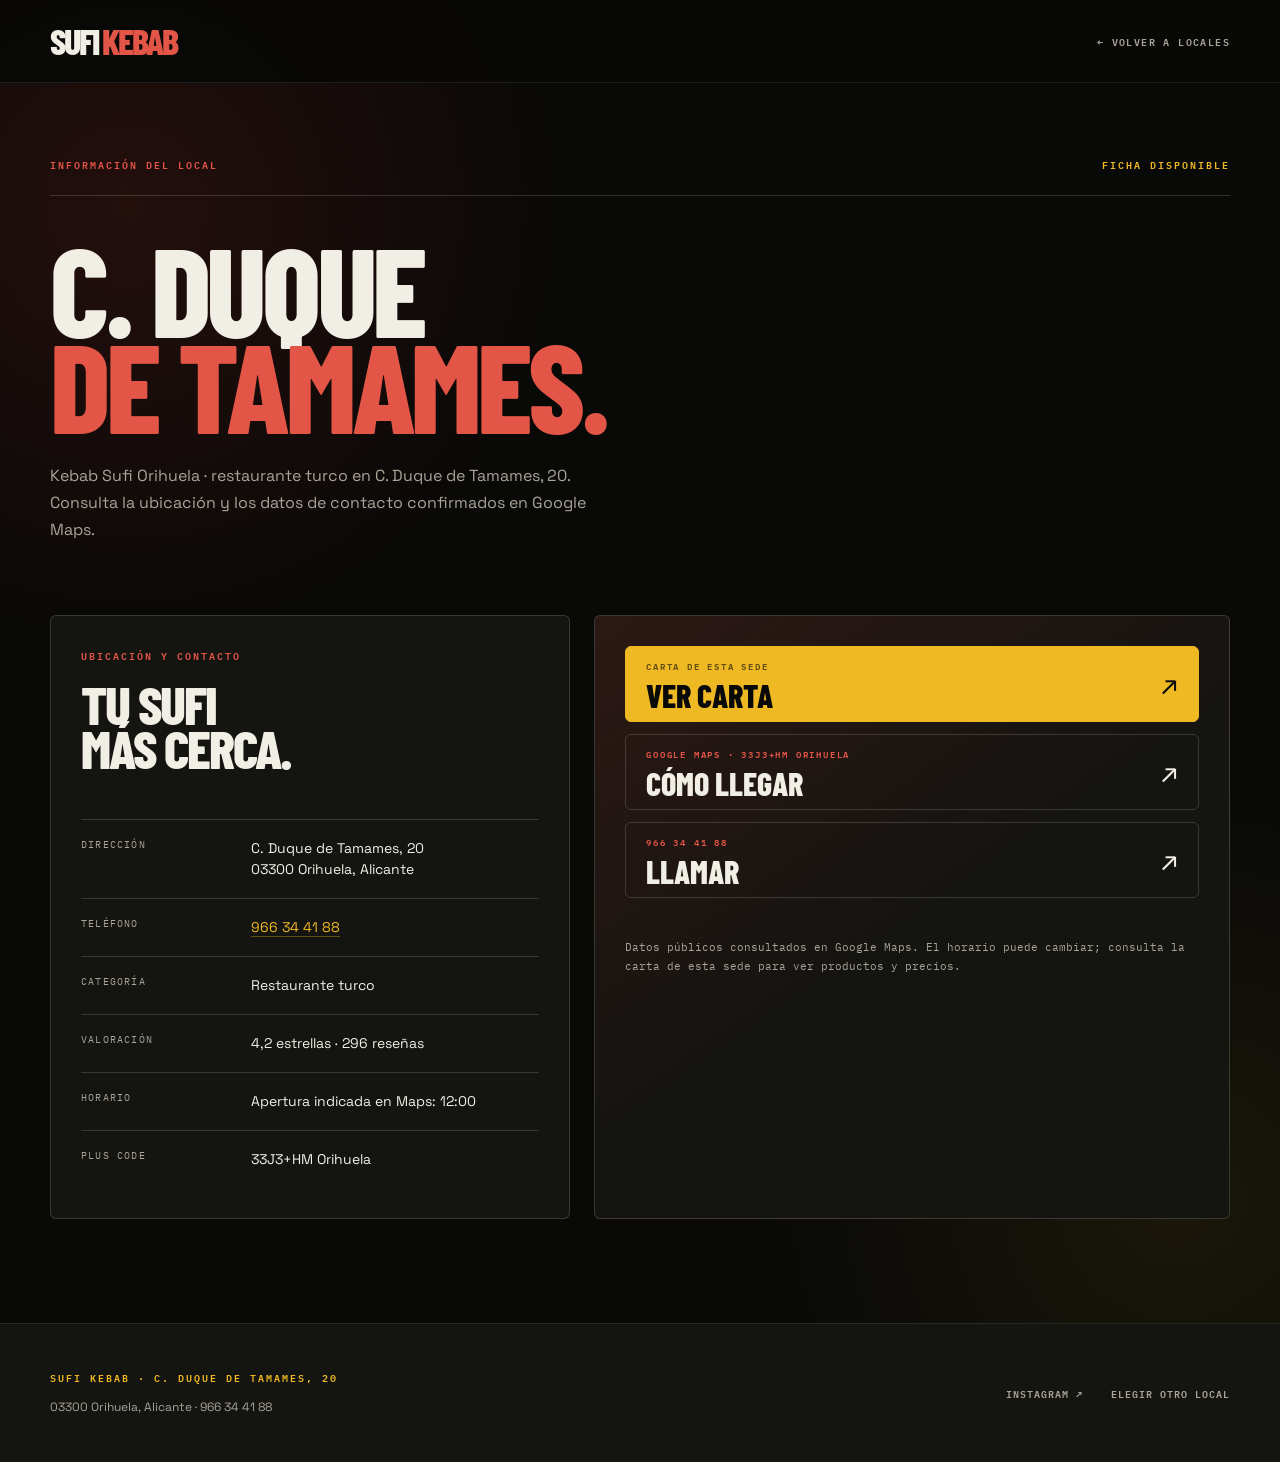
<file: local-duque-tamames.html>
<!doctype html>
<html lang="es">
  <head>
    <meta charset="UTF-8" />
    <meta name="viewport" content="width=1280" />
    <meta
      name="description"
      content="Información de Kebab Sufi Orihuela en C. Duque de Tamames, 20: ubicación, teléfono y datos de Google Maps."
    />
    <title>SUFI KEBAB · C. Duque de Tamames, 20</title>
    <link rel="preconnect" href="https://fonts.googleapis.com" />
    <link rel="preconnect" href="https://fonts.gstatic.com" crossorigin />
    <link
      href="https://fonts.googleapis.com/css2?family=Barlow+Condensed:wght@600;700;800&family=IBM+Plex+Mono:wght@400;500;600;700&family=Space+Grotesk:wght@400;500;600;700&display=swap"
      rel="stylesheet"
    />
    <link rel="stylesheet" href="theme.css" />
    <link rel="stylesheet" href="local.css" />
  </head>
  <body class="local-page">
    <header class="local-header">
      <div class="sufi-container local-header__inner">
        <a class="brand" href="index.html" aria-label="Volver a elegir local">
          <span class="brand__name">SUFI <span>KEBAB</span></span>
        </a>
        <a class="local-header__back" href="index.html">← Volver a locales</a>
      </div>
    </header>

    <main class="local-main">
      <div class="sufi-container">
        <section class="local-hero" aria-labelledby="local-title">
          <div class="local-hero__topline">
            <p class="local-kicker">Información del local</p>
            <p class="local-status">Ficha disponible</p>
          </div>
          <h1 id="local-title" class="display">C. Duque<br /><span>de Tamames.</span></h1>
          <p class="local-hero__lead">
            Kebab Sufi Orihuela · restaurante turco en C. Duque de Tamames, 20. Consulta la ubicación y los datos de contacto confirmados en Google Maps.
          </p>
        </section>

        <section class="local-layout" aria-label="Información y acciones del local">
          <article class="local-info">
            <p class="local-info__label">Ubicación y contacto</p>
            <h2 class="local-info__heading">Tu SUFI<br />más cerca.</h2>
            <ul class="local-details">
              <li>
                <span class="local-details__term">Dirección</span>
                <span class="local-details__value">C. Duque de Tamames, 20<br />03300 Orihuela, Alicante</span>
              </li>
              <li>
                <span class="local-details__term">Teléfono</span>
                <span class="local-details__value"><a href="tel:+34966344188">966 34 41 88</a></span>
              </li>
              <li>
                <span class="local-details__term">Categoría</span>
                <span class="local-details__value">Restaurante turco</span>
              </li>
              <li>
                <span class="local-details__term">Valoración</span>
                <span class="local-details__value">4,2 estrellas · 296 reseñas</span>
              </li>
              <li>
                <span class="local-details__term">Horario</span>
                <span class="local-details__value">Apertura indicada en Maps: 12:00</span>
              </li>
              <li>
                <span class="local-details__term">Plus Code</span>
                <span class="local-details__value">33J3+HM Orihuela</span>
              </li>
            </ul>
          </article>

          <div class="local-actions" aria-label="Acciones del local">
            <a class="local-action local-action--primary" href="carta-duque-tamames.html">
              <span class="local-action__content">
                <span class="local-action__eyebrow">Carta de esta sede</span>
                <span class="local-action__label">Ver carta</span>
              </span>
              <span class="local-action__arrow" aria-hidden="true">↗</span>
            </a>
            <a
              class="local-action"
              href="https://maps.app.goo.gl/BdYjZwuoHT5hZFAu6"
              target="_blank"
              rel="noreferrer"
            >
              <span class="local-action__content">
                <span class="local-action__eyebrow">Google Maps · 33J3+HM Orihuela</span>
                <span class="local-action__label">Cómo llegar</span>
              </span>
              <span class="local-action__arrow" aria-hidden="true">↗</span>
            </a>
            <a class="local-action" href="tel:+34966344188">
              <span class="local-action__content">
                <span class="local-action__eyebrow">966 34 41 88</span>
                <span class="local-action__label">Llamar</span>
              </span>
              <span class="local-action__arrow" aria-hidden="true">↗</span>
            </a>
            <p class="local-note">
              Datos públicos consultados en Google Maps. El horario puede cambiar; consulta la carta de esta sede para ver productos y precios.
            </p>
          </div>
        </section>
      </div>
    </main>

    <footer class="local-footer">
      <div class="sufi-container local-footer__inner">
        <div>
          <p class="local-footer__kicker">SUFI KEBAB · C. Duque de Tamames, 20</p>
          <p class="footer-copy">03300 Orihuela, Alicante · 966 34 41 88</p>
        </div>
        <nav class="footer-links" aria-label="Enlaces de contacto">
          <a href="https://www.instagram.com/pak_orihuela_kebab/" target="_blank" rel="noreferrer">Instagram ↗</a>
          <a href="index.html">Elegir otro local</a>
        </nav>
      </div>
    </footer>
  </body>
</html>
</file>
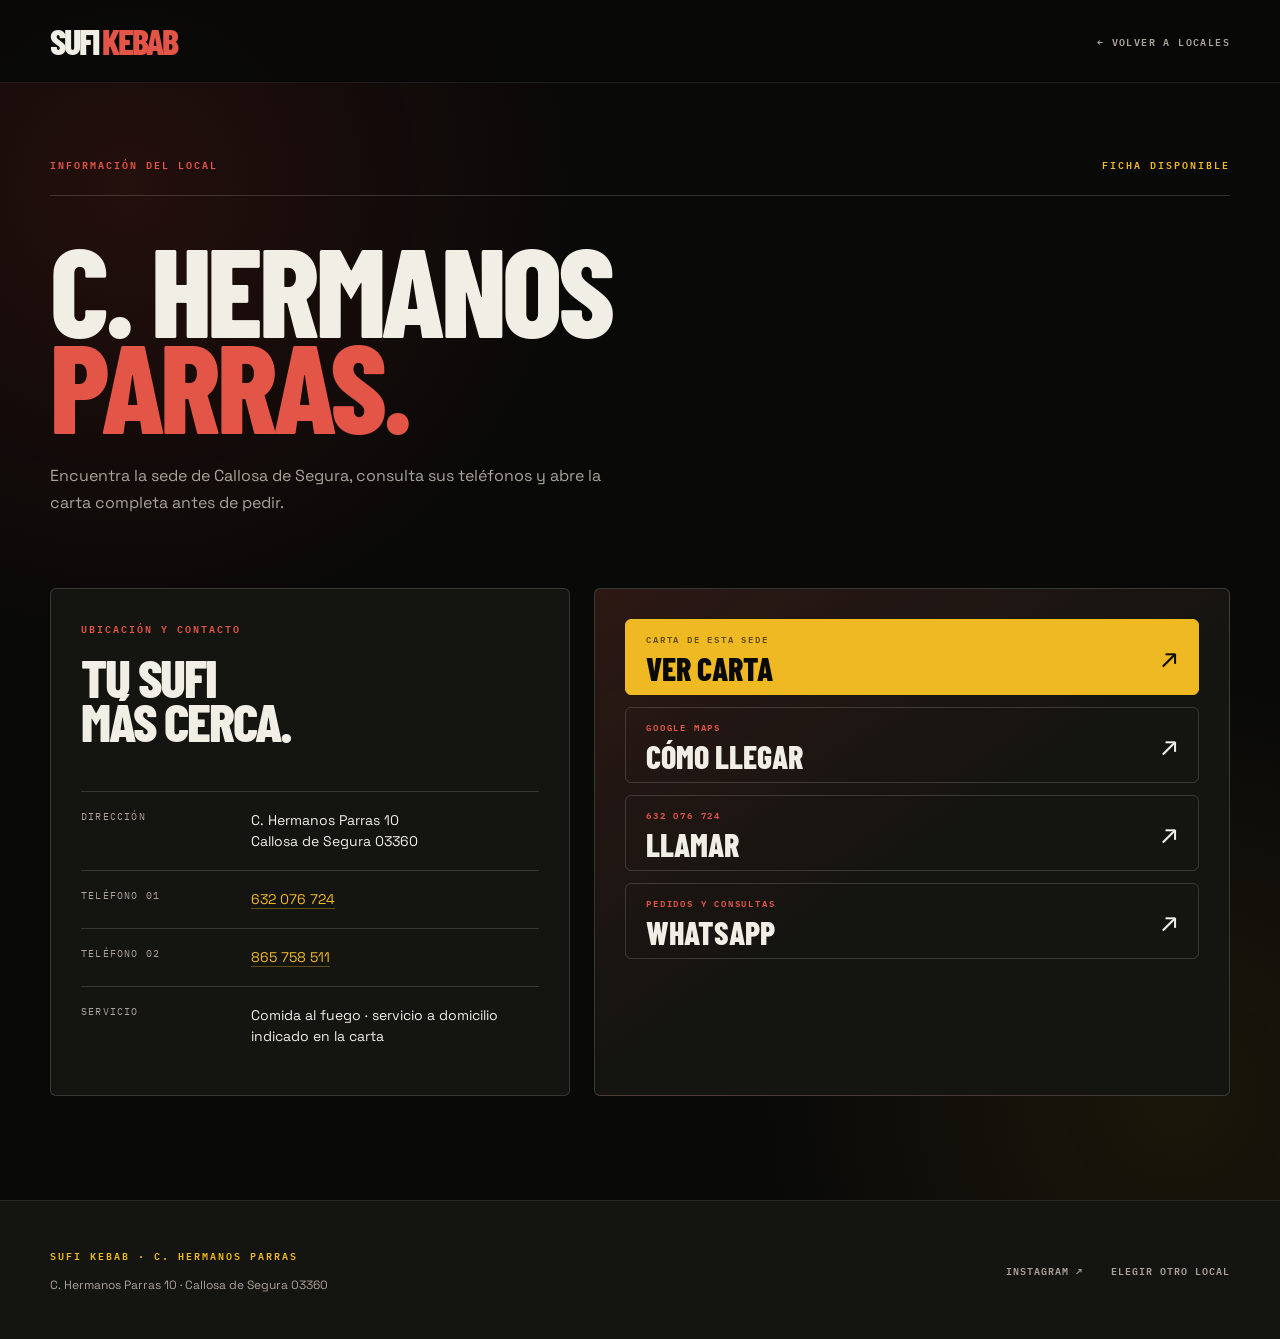
<file: local-hermanos-parras.html>
<!doctype html>
<html lang="es">
  <head>
    <meta charset="UTF-8" />
    <meta name="viewport" content="width=1280" />
    <meta
      name="description"
      content="Información, contacto y carta del local SUFI KEBAB en C. Hermanos Parras 10, Callosa de Segura."
    />
    <title>SUFI KEBAB · C. Hermanos Parras</title>
    <link rel="preconnect" href="https://fonts.googleapis.com" />
    <link rel="preconnect" href="https://fonts.gstatic.com" crossorigin />
    <link
      href="https://fonts.googleapis.com/css2?family=Barlow+Condensed:wght@600;700;800&family=IBM+Plex+Mono:wght@400;500;600;700&family=Space+Grotesk:wght@400;500;600;700&display=swap"
      rel="stylesheet"
    />
    <link rel="stylesheet" href="theme.css" />
    <link rel="stylesheet" href="local.css" />
  </head>
  <body class="local-page">
    <header class="local-header">
      <div class="sufi-container local-header__inner">
        <a class="brand" href="index.html" aria-label="Volver a elegir local">
          <span class="brand__name">SUFI <span>KEBAB</span></span>
        </a>
        <a class="local-header__back" href="index.html">← Volver a locales</a>
      </div>
    </header>

    <main class="local-main">
      <div class="sufi-container">
        <section class="local-hero" aria-labelledby="local-title">
          <div class="local-hero__topline">
            <p class="local-kicker">Información del local</p>
            <p class="local-status">Ficha disponible</p>
          </div>
          <h1 id="local-title" class="display">C. Hermanos<br /><span>Parras.</span></h1>
          <p class="local-hero__lead">
            Encuentra la sede de Callosa de Segura, consulta sus teléfonos y abre la carta completa antes de pedir.
          </p>
        </section>

        <section class="local-layout" aria-label="Información y acciones del local">
          <article class="local-info">
            <p class="local-info__label">Ubicación y contacto</p>
            <h2 class="local-info__heading">Tu SUFI<br />más cerca.</h2>
            <ul class="local-details">
              <li>
                <span class="local-details__term">Dirección</span>
                <span class="local-details__value">C. Hermanos Parras 10<br />Callosa de Segura 03360</span>
              </li>
              <li>
                <span class="local-details__term">Teléfono 01</span>
                <span class="local-details__value"><a href="tel:+34632076724">632 076 724</a></span>
              </li>
              <li>
                <span class="local-details__term">Teléfono 02</span>
                <span class="local-details__value"><a href="tel:+34865758511">865 758 511</a></span>
              </li>
              <li>
                <span class="local-details__term">Servicio</span>
                <span class="local-details__value">Comida al fuego · servicio a domicilio indicado en la carta</span>
              </li>
            </ul>
          </article>

          <div class="local-actions" aria-label="Acciones del local">
            <a class="local-action local-action--primary" href="carta-hermanos-parras.html">
              <span class="local-action__content">
                <span class="local-action__eyebrow">Carta de esta sede</span>
                <span class="local-action__label">Ver carta</span>
              </span>
              <span class="local-action__arrow" aria-hidden="true">↗</span>
            </a>
            <a
              class="local-action"
              href="https://maps.app.goo.gl/dU4QAJeQtSA7wvb8A"
              target="_blank"
              rel="noreferrer"
            >
              <span class="local-action__content">
                <span class="local-action__eyebrow">Google Maps</span>
                <span class="local-action__label">Cómo llegar</span>
              </span>
              <span class="local-action__arrow" aria-hidden="true">↗</span>
            </a>
            <a class="local-action" href="tel:+34632076724">
              <span class="local-action__content">
                <span class="local-action__eyebrow">632 076 724</span>
                <span class="local-action__label">Llamar</span>
              </span>
              <span class="local-action__arrow" aria-hidden="true">↗</span>
            </a>
            <a class="local-action" href="https://wa.me/34632076724?text=Hola%20SUFI%20KEBAB" target="_blank" rel="noreferrer">
              <span class="local-action__content">
                <span class="local-action__eyebrow">Pedidos y consultas</span>
                <span class="local-action__label">WhatsApp</span>
              </span>
              <span class="local-action__arrow" aria-hidden="true">↗</span>
            </a>
          </div>
        </section>
      </div>
    </main>

    <footer class="local-footer">
      <div class="sufi-container local-footer__inner">
        <div>
          <p class="local-footer__kicker">SUFI KEBAB · C. Hermanos Parras</p>
          <p class="footer-copy">C. Hermanos Parras 10 · Callosa de Segura 03360</p>
        </div>
        <nav class="footer-links" aria-label="Enlaces de contacto">
          <a href="https://www.instagram.com/pak_orihuela_kebab/" target="_blank" rel="noreferrer">Instagram ↗</a>
          <a href="index.html">Elegir otro local</a>
        </nav>
      </div>
    </footer>
  </body>
</html>
</file>
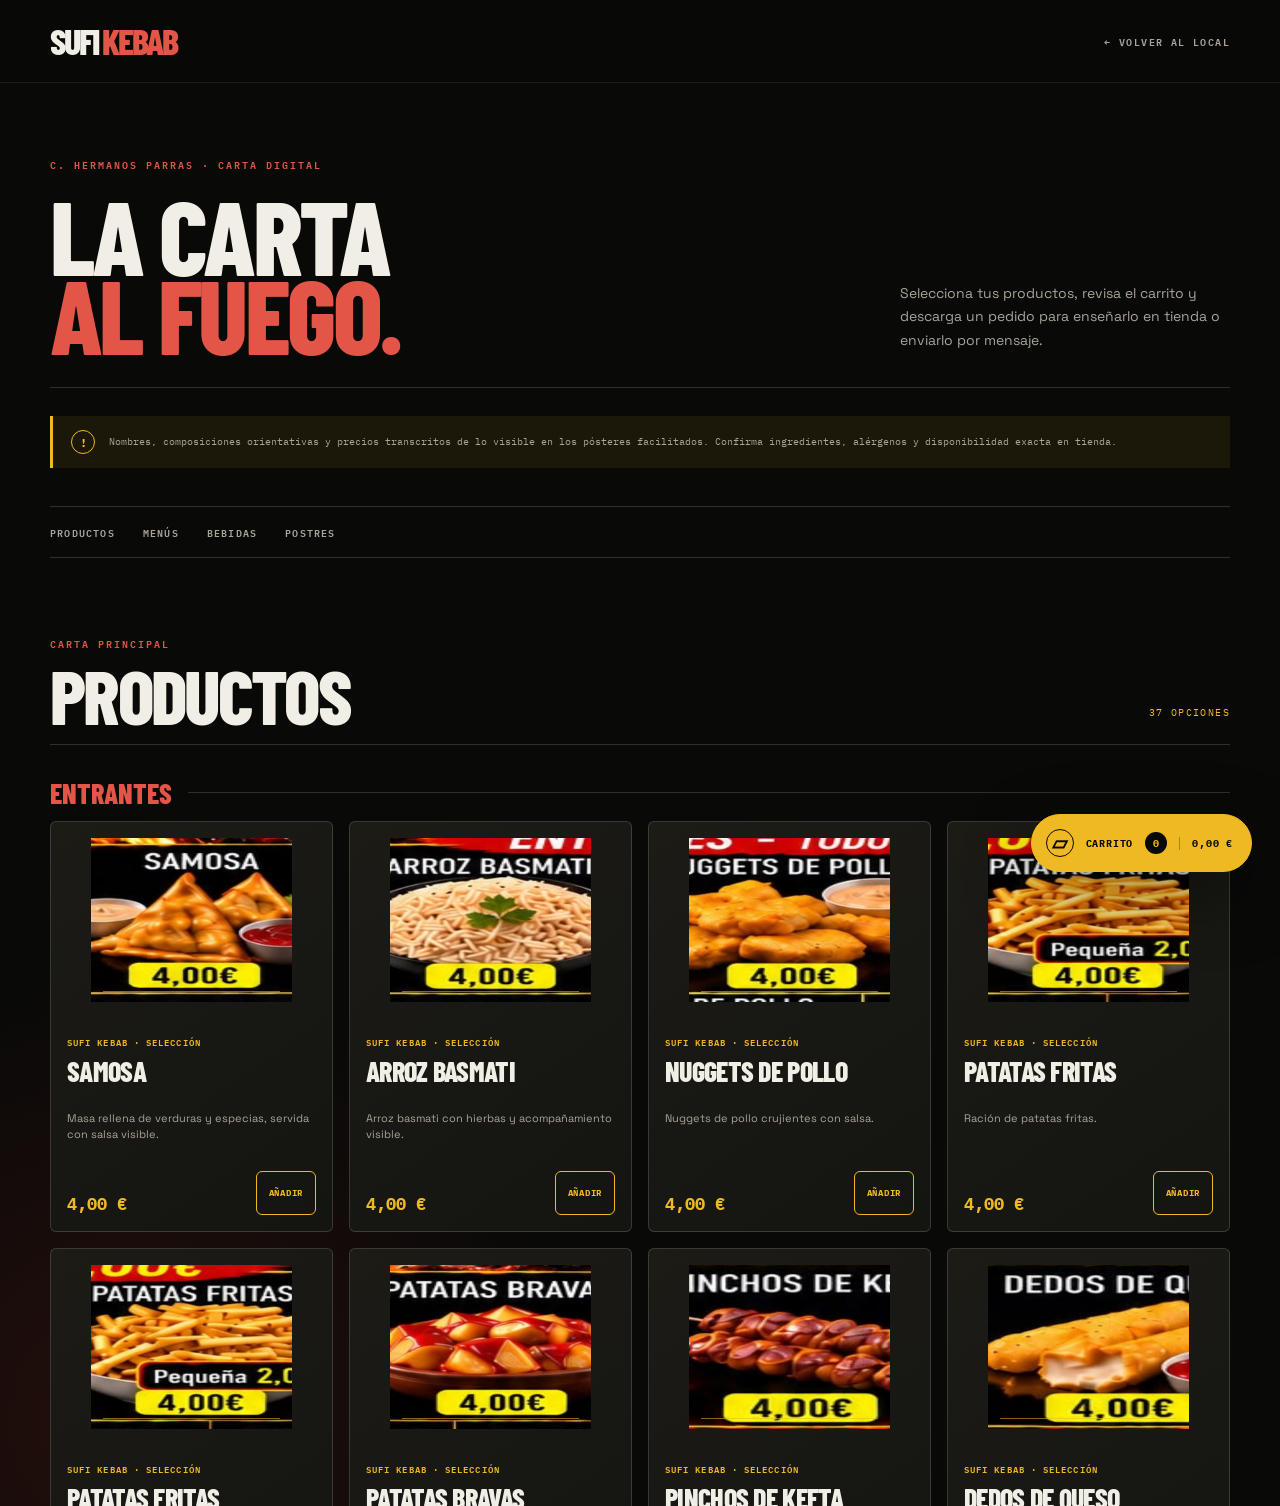
<file: menu.html>
<!doctype html>
<html lang="es">
  <head>
    <meta charset="UTF-8" />
    <meta name="viewport" content="width=1280" />
    <meta http-equiv="refresh" content="0; url=carta-hermanos-parras.html" />
    <link rel="canonical" href="carta-hermanos-parras.html" />
    <title>SUFI KEBAB · Carta</title>
    <link rel="stylesheet" href="theme.css" />
    <link rel="stylesheet" href="carta.css" />
  </head>
  <body class="carta-page">
    <main class="carta-main">
      <div class="sufi-container">
        <section class="carta-empty" aria-labelledby="redirect-title">
          <div class="carta-empty__inner">
            <p class="carta-empty__kicker">SUFI KEBAB · carta</p>
            <h1 id="redirect-title" class="display">Abriendo<br /><span>la carta.</span></h1>
            <p class="carta-empty__copy">La carta antigua se ha sustituido por la carta de C. Hermanos Parras.</p>
            <a class="carta-empty__back" href="carta-hermanos-parras.html">Abrir carta de Hermanos Parras</a>
          </div>
        </section>
      </div>
    </main>
  </body>
</html>
</file>
<file: theme.css>
:root {
  --sufi-ink: #090908;
  --sufi-panel: #141411;
  --sufi-panel-raised: #1c1b16;
  --sufi-ivory: #f1eee6;
  --sufi-muted: #aaa398;
  --sufi-yellow: #efb923;
  --sufi-red: #ae2e23;
  --sufi-red-bright: #e35547;
  --sufi-line: rgba(241, 238, 230, 0.16);
  --sufi-line-soft: rgba(241, 238, 230, 0.09);
  --sufi-display: 'Barlow Condensed', Impact, sans-serif;
  --sufi-mono: 'IBM Plex Mono', 'Courier New', monospace;
  --sufi-ui: 'Space Grotesk', Arial, sans-serif;
  --sufi-container-max: 1180px;
  --sufi-min-width: 1120px;
  --sufi-radius: 6px;
  --sufi-control-height: 48px;
  --sufi-transition: 180ms ease;
}

*,
*::before,
*::after {
  box-sizing: border-box;
}

html {
  min-width: var(--sufi-min-width);
  scroll-behavior: smooth;
  background: var(--sufi-ink);
  scrollbar-color: var(--sufi-red) var(--sufi-ink);
  scrollbar-width: thin;
}

body {
  min-width: var(--sufi-min-width);
  min-height: 100vh;
  margin: 0;
  overflow-x: auto;
  background:
    radial-gradient(circle at 10% 14%, rgba(174, 46, 35, 0.16), transparent 28rem),
    radial-gradient(circle at 92% 82%, rgba(239, 185, 35, 0.08), transparent 26rem),
    var(--sufi-ink);
  color: var(--sufi-ivory);
  font-family: var(--sufi-ui);
}

a {
  color: inherit;
  text-decoration: none;
}

button,
a {
  font: inherit;
}

img {
  display: block;
  max-width: 100%;
}

:focus-visible {
  outline: 2px solid var(--sufi-yellow);
  outline-offset: 5px;
}

.sufi-container {
  width: min(calc(100% - 96px), var(--sufi-container-max));
  margin-inline: auto;
}

.display {
  font-family: var(--sufi-display);
  letter-spacing: -0.035em;
}

.mono {
  font-family: var(--sufi-mono);
}

.ui {
  font-family: var(--sufi-ui);
}

.site-header,
.local-header,
.carta-header {
  border-bottom: 1px solid var(--sufi-line-soft);
  background: rgba(9, 9, 8, 0.96);
}

.site-header__inner,
.local-header__inner,
.carta-header__inner {
  display: flex;
  min-height: 82px;
  align-items: center;
  justify-content: space-between;
  gap: 32px;
}

.brand {
  display: inline-flex;
  align-items: baseline;
  gap: 12px;
  white-space: nowrap;
}

.brand__name {
  color: var(--sufi-ivory);
  font-family: var(--sufi-display);
  font-size: 36px;
  font-weight: 800;
  letter-spacing: -0.06em;
  line-height: 0.8;
  text-transform: uppercase;
}

.brand__name span {
  color: var(--sufi-red-bright);
}

.brand__tag {
  border-left: 1px solid var(--sufi-line);
  padding-left: 12px;
  color: var(--sufi-muted);
  font-family: var(--sufi-mono);
  font-size: 10px;
  letter-spacing: 0.2em;
  text-transform: uppercase;
}

.site-header__label,
.local-header__back,
.carta-header__back {
  color: var(--sufi-muted);
  font-family: var(--sufi-mono);
  font-size: 10px;
  font-weight: 600;
  letter-spacing: 0.14em;
  text-transform: uppercase;
  transition: color var(--sufi-transition);
}

.site-header__label:hover,
.site-header__label:focus-visible,
.local-header__back:hover,
.local-header__back:focus-visible,
.carta-header__back:hover,
.carta-header__back:focus-visible {
  color: var(--sufi-yellow);
}

.site-footer,
.local-footer,
.carta-footer {
  border-top: 1px solid var(--sufi-line-soft);
  background: var(--sufi-panel);
}

.site-footer__inner,
.local-footer__inner,
.carta-footer__inner {
  display: flex;
  min-height: 156px;
  align-items: center;
  justify-content: space-between;
  gap: 48px;
}

.footer-copy {
  max-width: 420px;
  margin: 12px 0 0;
  color: var(--sufi-muted);
  font-size: 12px;
  line-height: 1.6;
}

.footer-links {
  display: flex;
  align-items: center;
  gap: 28px;
  color: var(--sufi-muted);
  font-family: var(--sufi-mono);
  font-size: 10px;
  font-weight: 600;
  letter-spacing: 0.1em;
  text-transform: uppercase;
}

.footer-links a {
  transition: color var(--sufi-transition);
}

.footer-links a:hover,
.footer-links a:focus-visible {
  color: var(--sufi-yellow);
}
</file>
<file: style.css>
.landing-page {
  min-height: 100vh;
  background:
    linear-gradient(115deg, rgba(9, 9, 8, 0.98) 0 42%, rgba(9, 9, 8, 0.78) 100%),
    radial-gradient(circle at 74% 28%, rgba(174, 46, 35, 0.32), transparent 22rem),
    var(--sufi-ink);
}

.location-selector {
  min-height: calc(100vh - 238px);
  padding: 86px 0 100px;
}

.location-selector__intro {
  max-width: 720px;
}

.location-selector__kicker,
.footer-kicker {
  margin: 0;
  color: var(--sufi-red-bright);
  font-size: 10px;
  font-weight: 600;
  letter-spacing: 0.24em;
  text-transform: uppercase;
}

.location-selector h1 {
  margin: 22px 0 0;
  color: var(--sufi-ivory);
  font-size: 116px;
  font-weight: 800;
  line-height: 0.76;
  text-transform: uppercase;
}

.location-selector h1 span {
  color: var(--sufi-red-bright);
}

.location-selector__lead {
  max-width: 510px;
  margin: 34px 0 0;
  color: var(--sufi-muted);
  font-size: 17px;
  line-height: 1.65;
}

.location-grid {
  display: grid;
  grid-template-columns: repeat(2, minmax(0, 1fr));
  gap: 24px;
  margin-top: 72px;
}

.location-card {
  position: relative;
  display: flex;
  min-height: 390px;
  flex-direction: column;
  justify-content: space-between;
  overflow: hidden;
  border: 1px solid var(--sufi-line);
  border-radius: var(--sufi-radius);
  padding: 28px 30px 26px;
  background: var(--sufi-panel);
  transition: border-color var(--sufi-transition), background-color var(--sufi-transition), transform var(--sufi-transition);
}

.location-card::before {
  position: absolute;
  right: -28px;
  bottom: -88px;
  width: 300px;
  height: 300px;
  border-radius: 50%;
  background: radial-gradient(circle, rgba(174, 46, 35, 0.28), transparent 68%);
  content: '';
  pointer-events: none;
  transition: transform var(--sufi-transition), opacity var(--sufi-transition);
}

.location-card--parras {
  background: var(--sufi-red);
}

.location-card--parras::before {
  background: radial-gradient(circle, rgba(239, 185, 35, 0.32), transparent 68%);
}

.location-card:hover,
.location-card:focus-visible {
  border-color: var(--sufi-yellow);
  background-color: var(--sufi-panel-raised);
  transform: translateY(-6px);
}

.location-card--parras:hover,
.location-card--parras:focus-visible {
  background-color: #c0392d;
}

.location-card:hover::before,
.location-card:focus-visible::before {
  transform: scale(1.2);
}

.location-card__topline,
.location-card__bottom {
  position: relative;
  z-index: 1;
  display: flex;
  align-items: center;
  justify-content: space-between;
  gap: 20px;
}

.location-card__topline {
  color: var(--sufi-yellow);
  font-size: 10px;
  font-weight: 600;
  letter-spacing: 0.15em;
  text-transform: uppercase;
}

.location-card--parras .location-card__topline {
  color: var(--sufi-ivory);
}

.location-card__status {
  color: rgba(241, 238, 230, 0.64);
  font-size: 9px;
  letter-spacing: 0.1em;
  text-align: right;
}

.location-card__body {
  position: relative;
  z-index: 1;
  display: block;
}

.location-card__eyebrow {
  display: block;
  color: var(--sufi-red-bright);
  font-size: 10px;
  letter-spacing: 0.16em;
  line-height: 1.5;
  text-transform: uppercase;
}

.location-card--parras .location-card__eyebrow {
  color: var(--sufi-yellow);
}

.location-card__name {
  display: block;
  margin-top: 12px;
  color: var(--sufi-ivory);
  font-size: 68px;
  font-weight: 800;
  line-height: 0.78;
  text-transform: uppercase;
}

.location-card__description {
  display: block;
  max-width: 350px;
  margin-top: 24px;
  color: var(--sufi-muted);
  font-size: 14px;
  line-height: 1.6;
}

.location-card--parras .location-card__description {
  color: rgba(241, 238, 230, 0.8);
}

.location-card__bottom {
  border-top: 1px solid var(--sufi-line);
  padding-top: 18px;
}

.location-card__cta {
  color: var(--sufi-yellow);
  font-size: 11px;
  font-weight: 700;
  letter-spacing: 0.16em;
  text-transform: uppercase;
}

.location-card--parras .location-card__cta {
  color: var(--sufi-ivory);
}

.location-card__arrow {
  display: inline-flex;
  width: 42px;
  height: 42px;
  align-items: center;
  justify-content: center;
  border: 1px solid currentColor;
  border-radius: 50%;
  color: var(--sufi-yellow);
  font-size: 25px;
  line-height: 1;
  transition: background-color var(--sufi-transition), color var(--sufi-transition), transform var(--sufi-transition);
}

.location-card--parras .location-card__arrow {
  color: var(--sufi-ivory);
}

.location-card:hover .location-card__arrow,
.location-card:focus-visible .location-card__arrow {
  background: var(--sufi-yellow);
  color: var(--sufi-ink);
  transform: rotate(8deg);
}

.footer-kicker {
  color: var(--sufi-yellow);
}
</file>
<file: carta.css>
.carta-page {
  min-height: 100vh;
}

.carta-main {
  padding: 72px 0 104px;
}

.carta-intro {
  display: flex;
  align-items: end;
  justify-content: space-between;
  gap: 40px;
  border-bottom: 1px solid var(--sufi-line);
  padding-bottom: 34px;
}

.carta-intro__kicker,
.catalog-section__kicker,
.carta-caption,
.carta-empty__kicker,
.cart-panel__kicker {
  margin: 0;
  color: var(--sufi-red-bright);
  font-family: var(--sufi-mono);
  font-size: 10px;
  font-weight: 600;
  letter-spacing: 0.2em;
  text-transform: uppercase;
}

.carta-intro h1 {
  margin: 22px 0 0;
  color: var(--sufi-ivory);
  font-size: 104px;
  font-weight: 800;
  line-height: 0.76;
  text-transform: uppercase;
}

.carta-intro h1 span,
.carta-empty h1 span {
  color: var(--sufi-red-bright);
}

.carta-intro__copy {
  max-width: 330px;
  margin: 0;
  color: var(--sufi-muted);
  font-size: 14px;
  line-height: 1.7;
}

.carta-notice {
  display: flex;
  align-items: center;
  gap: 14px;
  margin-top: 28px;
  border-left: 3px solid var(--sufi-yellow);
  padding: 14px 18px;
  background: rgba(239, 185, 35, 0.08);
}

.carta-notice__mark {
  display: inline-flex;
  width: 24px;
  height: 24px;
  flex: 0 0 auto;
  align-items: center;
  justify-content: center;
  border: 1px solid var(--sufi-yellow);
  border-radius: 50%;
  color: var(--sufi-yellow);
  font-family: var(--sufi-mono);
  font-size: 12px;
  font-weight: 700;
}

.carta-notice p {
  margin: 0;
  color: var(--sufi-muted);
  font-family: var(--sufi-mono);
  font-size: 10px;
  line-height: 1.65;
}

.category-nav {
  display: flex;
  align-items: center;
  gap: 28px;
  margin-top: 38px;
  border-top: 1px solid var(--sufi-line);
  border-bottom: 1px solid var(--sufi-line);
  padding: 16px 0;
}

.category-nav a {
  color: var(--sufi-muted);
  font-family: var(--sufi-mono);
  font-size: 10px;
  font-weight: 600;
  letter-spacing: 0.12em;
  text-transform: uppercase;
  transition: color var(--sufi-transition);
}

.category-nav a:hover,
.category-nav a:focus-visible {
  color: var(--sufi-yellow);
}

.catalog-section {
  scroll-margin-top: 32px;
  padding-top: 76px;
}

.catalog-section__heading {
  display: flex;
  align-items: end;
  justify-content: space-between;
  gap: 28px;
  border-bottom: 1px solid var(--sufi-line);
  padding-bottom: 20px;
}

.catalog-section__heading h2 {
  margin: 14px 0 0;
  color: var(--sufi-ivory);
  font-size: 76px;
  font-weight: 800;
  line-height: 0.76;
  text-transform: uppercase;
}

.catalog-section__count {
  padding-bottom: 5px;
  color: var(--sufi-yellow);
  font-size: 10px;
  letter-spacing: 0.14em;
  text-transform: uppercase;
}

.catalog-subsection {
  margin-top: 36px;
}

.catalog-subsection__heading {
  display: flex;
  align-items: center;
  gap: 16px;
  margin: 0 0 16px;
  color: var(--sufi-red-bright);
  font-family: var(--sufi-display);
  font-size: 28px;
  font-weight: 800;
  line-height: 0.86;
  text-transform: uppercase;
}

.catalog-subsection__heading::after {
  height: 1px;
  flex: 1;
  background: var(--sufi-line);
  content: '';
}

.product-grid {
  display: grid;
  grid-template-columns: repeat(4, minmax(0, 1fr));
  gap: 16px;
}

.product-card {
  display: flex;
  min-width: 0;
  flex-direction: column;
  overflow: hidden;
  border: 1px solid var(--sufi-line);
  border-radius: var(--sufi-radius);
  background: linear-gradient(145deg, var(--sufi-panel-raised), var(--sufi-panel));
  transition: border-color var(--sufi-transition), transform var(--sufi-transition), background-color var(--sufi-transition);
}

.product-card:hover,
.product-card:focus-within {
  border-color: var(--sufi-yellow);
  background: var(--sufi-panel-raised);
  transform: translateY(-3px);
}

.product-card__media {
  position: relative;
  display: grid;
  min-height: 164px;
  place-items: center;
  overflow: hidden;
  background:
    linear-gradient(145deg, rgba(174, 46, 35, 0.28), transparent 56%),
    #222019;
}

.product-card__canvas {
  display: block;
  width: 100%;
  height: 164px;
  background: #201e18;
  object-fit: cover;
}

.product-card__media::after {
  position: absolute;
  right: 12px;
  bottom: 10px;
  left: 12px;
  height: 1px;
  background: var(--sufi-yellow);
  content: '';
  opacity: 0.55;
  pointer-events: none;
}

.product-card__fallback {
  position: absolute;
  color: var(--sufi-muted);
  font-family: var(--sufi-mono);
  font-size: 9px;
  letter-spacing: 0.1em;
  text-transform: uppercase;
}

.product-card__body {
  display: flex;
  min-height: 196px;
  flex: 1;
  flex-direction: column;
  padding: 16px;
}

.product-card__eyebrow {
  color: var(--sufi-yellow);
  font-family: var(--sufi-mono);
  font-size: 9px;
  font-weight: 600;
  letter-spacing: 0.12em;
  text-transform: uppercase;
}

.product-card h3 {
  min-height: 40px;
  margin: 9px 0 0;
  color: var(--sufi-ivory);
  font-family: var(--sufi-display);
  font-size: 28px;
  font-weight: 800;
  letter-spacing: -0.025em;
  line-height: 0.86;
  text-transform: uppercase;
}

.product-card__description {
  display: -webkit-box;
  min-height: 44px;
  margin: 12px 0 0;
  overflow: hidden;
  color: var(--sufi-muted);
  font-size: 11px;
  line-height: 1.45;
  -webkit-box-orient: vertical;
  -webkit-line-clamp: 3;
}

.product-card__footer {
  display: flex;
  align-items: end;
  justify-content: space-between;
  gap: 12px;
  margin-top: auto;
  padding-top: 16px;
}

.product-card__price {
  color: var(--sufi-yellow);
  font-family: var(--sufi-mono);
  font-size: 17px;
  font-weight: 700;
  white-space: nowrap;
}

.product-card__add {
  display: inline-flex;
  min-height: 44px;
  align-items: center;
  justify-content: center;
  border: 1px solid var(--sufi-yellow);
  border-radius: var(--sufi-radius);
  padding: 0 12px;
  background: transparent;
  color: var(--sufi-yellow);
  font-family: var(--sufi-mono);
  font-size: 9px;
  font-weight: 700;
  letter-spacing: 0.08em;
  text-transform: uppercase;
  transition: background-color var(--sufi-transition), color var(--sufi-transition);
}

.product-card__add:hover,
.product-card__add:focus-visible {
  background: var(--sufi-yellow);
  color: var(--sufi-ink);
}

.noscript-note {
  margin-top: 32px;
  border: 1px solid var(--sufi-red);
  padding: 18px;
  color: var(--sufi-ivory);
  font-family: var(--sufi-mono);
}

.cart-fab {
  position: fixed;
  z-index: 30;
  right: 28px;
  bottom: 28px;
  display: inline-flex;
  min-height: 58px;
  align-items: center;
  gap: 12px;
  border: 1px solid var(--sufi-yellow);
  border-radius: 999px;
  padding: 0 18px 0 14px;
  background: var(--sufi-yellow);
  box-shadow: 0 24px 70px rgba(0, 0, 0, 0.45);
  color: var(--sufi-ink);
  cursor: pointer;
  font-family: var(--sufi-mono);
  font-size: 10px;
  font-weight: 700;
  letter-spacing: 0.08em;
  text-transform: uppercase;
  transition: background-color var(--sufi-transition), color var(--sufi-transition), transform var(--sufi-transition);
}

.cart-fab:hover,
.cart-fab:focus-visible {
  background: var(--sufi-ivory);
  transform: translateY(-3px);
}

.cart-fab__icon {
  display: inline-flex;
  width: 28px;
  height: 28px;
  align-items: center;
  justify-content: center;
  border: 1px solid currentColor;
  border-radius: 50%;
  font-size: 20px;
  line-height: 1;
}

.cart-fab__count {
  display: inline-flex;
  min-width: 22px;
  height: 22px;
  align-items: center;
  justify-content: center;
  border-radius: 50%;
  background: var(--sufi-ink);
  color: var(--sufi-yellow);
  font-size: 10px;
}

.cart-fab__total {
  border-left: 1px solid rgba(9, 9, 8, 0.3);
  padding-left: 12px;
}

.cart-panel {
  position: fixed;
  z-index: 29;
  right: 28px;
  bottom: 98px;
  display: flex;
  width: 420px;
  max-height: calc(100vh - 140px);
  flex-direction: column;
  overflow: hidden;
  border: 1px solid var(--sufi-yellow);
  border-radius: var(--sufi-radius);
  background: var(--sufi-panel);
  box-shadow: 0 24px 70px rgba(0, 0, 0, 0.55);
  opacity: 0;
  pointer-events: none;
  transform: translateY(14px) scale(0.98);
  transition: opacity var(--sufi-transition), transform var(--sufi-transition);
}

.cart-panel.is-open {
  opacity: 1;
  pointer-events: auto;
  transform: translateY(0) scale(1);
}

.cart-panel__header {
  display: flex;
  align-items: start;
  justify-content: space-between;
  gap: 24px;
  border-bottom: 1px solid var(--sufi-line);
  padding: 22px;
}

.cart-panel__kicker {
  color: var(--sufi-yellow);
  font-size: 9px;
}

.cart-panel h2 {
  margin: 12px 0 0;
  color: var(--sufi-ivory);
  font-size: 50px;
  font-weight: 800;
  line-height: 0.76;
  text-transform: uppercase;
}

.cart-panel__close {
  display: inline-flex;
  width: 42px;
  height: 42px;
  align-items: center;
  justify-content: center;
  border: 1px solid var(--sufi-line);
  border-radius: 50%;
  background: transparent;
  color: var(--sufi-ivory);
  cursor: pointer;
  font-size: 28px;
  line-height: 1;
  transition: background-color var(--sufi-transition), color var(--sufi-transition);
}

.cart-panel__close:hover,
.cart-panel__close:focus-visible {
  background: var(--sufi-yellow);
  color: var(--sufi-ink);
}

.cart-items {
  min-height: 120px;
  overflow-y: auto;
  padding: 0 22px;
}

.cart-empty {
  margin: 30px 0;
  color: var(--sufi-ivory);
  font-family: var(--sufi-display);
  font-size: 30px;
  font-weight: 700;
  line-height: 0.9;
  text-transform: uppercase;
}

.cart-empty span {
  display: inline-block;
  margin-top: 10px;
  color: var(--sufi-muted);
  font-family: var(--sufi-mono);
  font-size: 10px;
  font-weight: 400;
  line-height: 1.5;
  text-transform: none;
}

.cart-line {
  display: grid;
  grid-template-columns: minmax(0, 1fr) auto;
  gap: 12px;
  border-bottom: 1px solid var(--sufi-line);
  padding: 16px 0;
}

.cart-line__name {
  display: block;
  color: var(--sufi-ivory);
  font-family: var(--sufi-display);
  font-size: 24px;
  font-weight: 700;
  line-height: 0.86;
  text-transform: uppercase;
}

.cart-line__meta {
  display: block;
  margin-top: 7px;
  color: var(--sufi-muted);
  font-family: var(--sufi-mono);
  font-size: 10px;
}

.cart-line__subtotal {
  color: var(--sufi-yellow);
  font-family: var(--sufi-mono);
  font-size: 12px;
  font-weight: 700;
  white-space: nowrap;
}

.cart-line__controls {
  display: flex;
  align-items: center;
  gap: 8px;
  margin-top: 12px;
}

.cart-line__control {
  display: inline-flex;
  width: 30px;
  height: 30px;
  align-items: center;
  justify-content: center;
  border: 1px solid var(--sufi-line);
  border-radius: 50%;
  background: transparent;
  color: var(--sufi-ivory);
  cursor: pointer;
  font-family: var(--sufi-mono);
  font-size: 15px;
  line-height: 1;
  transition: border-color var(--sufi-transition), background-color var(--sufi-transition), color var(--sufi-transition);
}

.cart-line__control:hover,
.cart-line__control:focus-visible {
  border-color: var(--sufi-yellow);
  background: var(--sufi-yellow);
  color: var(--sufi-ink);
}

.cart-line__quantity {
  min-width: 18px;
  color: var(--sufi-ivory);
  font-family: var(--sufi-mono);
  font-size: 11px;
  text-align: center;
}

.cart-line__remove {
  margin-left: 4px;
  border: 0;
  background: transparent;
  color: var(--sufi-muted);
  cursor: pointer;
  font-family: var(--sufi-mono);
  font-size: 9px;
  letter-spacing: 0.08em;
  text-transform: uppercase;
}

.cart-line__remove:hover,
.cart-line__remove:focus-visible {
  color: var(--sufi-red-bright);
}

.cart-panel__footer {
  border-top: 1px solid var(--sufi-line);
  padding: 18px 22px 22px;
}

.cart-summary {
  display: flex;
  align-items: center;
  justify-content: space-between;
  gap: 20px;
  color: var(--sufi-muted);
  font-family: var(--sufi-mono);
  font-size: 10px;
  letter-spacing: 0.12em;
  text-transform: uppercase;
}

.cart-summary strong {
  color: var(--sufi-yellow);
  font-size: 20px;
  letter-spacing: 0;
}

.cart-print {
  display: flex;
  width: 100%;
  min-height: 54px;
  align-items: center;
  justify-content: center;
  margin-top: 18px;
  border: 1px solid var(--sufi-yellow);
  border-radius: var(--sufi-radius);
  background: var(--sufi-yellow);
  color: var(--sufi-ink);
  cursor: pointer;
  font-family: var(--sufi-mono);
  font-size: 11px;
  font-weight: 700;
  letter-spacing: 0.14em;
  text-transform: uppercase;
  transition: background-color var(--sufi-transition), color var(--sufi-transition);
}

.cart-print:hover,
.cart-print:focus-visible {
  background: var(--sufi-ivory);
}

.cart-print:disabled {
  cursor: not-allowed;
  opacity: 0.4;
}

.cart-status {
  min-height: 16px;
  margin: 12px 0 0;
  color: var(--sufi-red-bright);
  font-family: var(--sufi-mono);
  font-size: 10px;
  line-height: 1.5;
}

.carta-empty {
  display: grid;
  min-height: 490px;
  place-items: center;
  border: 1px solid var(--sufi-line);
  border-radius: var(--sufi-radius);
  padding: 60px;
  background:
    linear-gradient(145deg, rgba(174, 46, 35, 0.2), transparent 48%),
    var(--sufi-panel);
  text-align: center;
}

.carta-empty__inner {
  max-width: 520px;
}

.carta-empty h1 {
  margin: 20px 0 0;
  color: var(--sufi-ivory);
  font-size: 84px;
  font-weight: 800;
  line-height: 0.78;
  text-transform: uppercase;
}

.carta-empty__copy {
  margin: 28px auto 0;
  color: var(--sufi-muted);
  font-size: 15px;
  line-height: 1.7;
}

.carta-empty__back {
  display: inline-flex;
  min-height: var(--sufi-control-height);
  align-items: center;
  margin-top: 32px;
  border: 1px solid var(--sufi-yellow);
  padding: 0 18px;
  color: var(--sufi-yellow);
  font-family: var(--sufi-mono);
  font-size: 10px;
  font-weight: 700;
  letter-spacing: 0.12em;
  text-transform: uppercase;
  transition: background-color var(--sufi-transition), color var(--sufi-transition);
}

.carta-empty__back:hover,
.carta-empty__back:focus-visible {
  background: var(--sufi-yellow);
  color: var(--sufi-ink);
}

.carta-footer__inner {
  min-height: 138px;
}

@media print {
  html,
  body {
    min-width: 0;
    background: #fff;
    color: #111;
  }

  .carta-header,
  .carta-intro,
  .carta-notice,
  .category-nav,
  .catalog,
  .carta-footer,
  .cart-fab,
  .cart-panel {
    display: none !important;
  }
}
</file>
<file: local.css>
.local-page {
  min-height: 100vh;
}

.local-main {
  padding: 72px 0 104px;
}

.local-kicker,
.local-info__label,
.local-action__eyebrow,
.local-status,
.local-footer__kicker {
  color: var(--sufi-red-bright);
  font-family: var(--sufi-mono);
  font-size: 10px;
  font-weight: 600;
  letter-spacing: 0.2em;
  text-transform: uppercase;
}

.local-hero__topline {
  display: flex;
  align-items: center;
  justify-content: space-between;
  gap: 24px;
  border-bottom: 1px solid var(--sufi-line);
  padding-bottom: 22px;
}

.local-kicker,
.local-status,
.local-info__label,
.local-action__eyebrow,
.local-footer__kicker {
  margin: 0;
}

.local-status {
  color: var(--sufi-yellow);
  text-align: right;
}

.local-hero h1 {
  max-width: 980px;
  margin: 44px 0 0;
  color: var(--sufi-ivory);
  font-size: 126px;
  font-weight: 800;
  line-height: 0.76;
  text-transform: uppercase;
}

.local-hero h1 span {
  color: var(--sufi-red-bright);
}

.local-hero__lead {
  max-width: 570px;
  margin: 30px 0 0;
  color: var(--sufi-muted);
  font-size: 16px;
  line-height: 1.7;
}

.local-layout {
  display: grid;
  grid-template-columns: minmax(0, 0.9fr) minmax(0, 1.1fr);
  gap: 24px;
  margin-top: 72px;
}

.local-info,
.local-actions {
  border: 1px solid var(--sufi-line);
  border-radius: var(--sufi-radius);
  background: var(--sufi-panel);
}

.local-info {
  padding: 30px;
}

.local-info__heading {
  margin: 18px 0 0;
  color: var(--sufi-ivory);
  font-family: var(--sufi-display);
  font-size: 54px;
  font-weight: 800;
  letter-spacing: -0.04em;
  line-height: 0.82;
  text-transform: uppercase;
}

.local-details {
  display: grid;
  gap: 0;
  margin: 48px 0 0;
  padding: 0;
  list-style: none;
}

.local-details li {
  display: grid;
  grid-template-columns: 150px 1fr;
  gap: 20px;
  border-top: 1px solid var(--sufi-line);
  padding: 18px 0;
}

.local-details__term {
  color: var(--sufi-muted);
  font-family: var(--sufi-mono);
  font-size: 10px;
  letter-spacing: 0.12em;
  text-transform: uppercase;
}

.local-details__value {
  color: var(--sufi-ivory);
  font-size: 14px;
  line-height: 1.5;
}

.local-details__value a {
  color: var(--sufi-yellow);
  text-decoration: underline;
  text-decoration-color: rgba(239, 185, 35, 0.35);
  text-underline-offset: 4px;
}

.local-details__value a:hover,
.local-details__value a:focus-visible {
  color: var(--sufi-red-bright);
}

.is-pending {
  color: var(--sufi-muted);
}

.local-actions {
  display: grid;
  gap: 12px;
  align-content: start;
  padding: 30px;
  background:
    linear-gradient(145deg, rgba(174, 46, 35, 0.16), transparent 52%),
    var(--sufi-panel);
}

.local-action {
  display: flex;
  min-height: 76px;
  align-items: center;
  justify-content: space-between;
  gap: 20px;
  border: 1px solid var(--sufi-line);
  border-radius: var(--sufi-radius);
  padding: 0 20px;
  color: var(--sufi-ivory);
  transition: border-color var(--sufi-transition), background-color var(--sufi-transition), transform var(--sufi-transition);
}

.local-action:hover,
.local-action:focus-visible {
  border-color: var(--sufi-yellow);
  background: var(--sufi-panel-raised);
  transform: translateX(4px);
}

.local-action--primary {
  border-color: var(--sufi-yellow);
  background: var(--sufi-yellow);
  color: var(--sufi-ink);
}

.local-action--primary:hover,
.local-action--primary:focus-visible {
  border-color: var(--sufi-ivory);
  background: var(--sufi-ivory);
  color: var(--sufi-ink);
}

.local-action--pending {
  cursor: not-allowed;
  opacity: 0.64;
}

.local-action--pending:hover,
.local-action--pending:focus-visible {
  border-color: var(--sufi-line);
  background: transparent;
  transform: none;
}

.local-action__content {
  display: grid;
  gap: 8px;
}

.local-action__eyebrow {
  color: var(--sufi-red-bright);
  font-size: 9px;
}

.local-action--primary .local-action__eyebrow {
  color: rgba(9, 9, 8, 0.62);
}

.local-action__label {
  font-family: var(--sufi-display);
  font-size: 32px;
  font-weight: 800;
  line-height: 0.86;
  text-transform: uppercase;
}

.local-action__arrow {
  font-size: 28px;
  line-height: 1;
}

.local-note {
  max-width: 600px;
  margin: 28px 0 0;
  color: var(--sufi-muted);
  font-family: var(--sufi-mono);
  font-size: 11px;
  line-height: 1.7;
}

.local-footer__inner {
  min-height: 138px;
}

.local-footer__kicker {
  color: var(--sufi-yellow);
}
</file>
